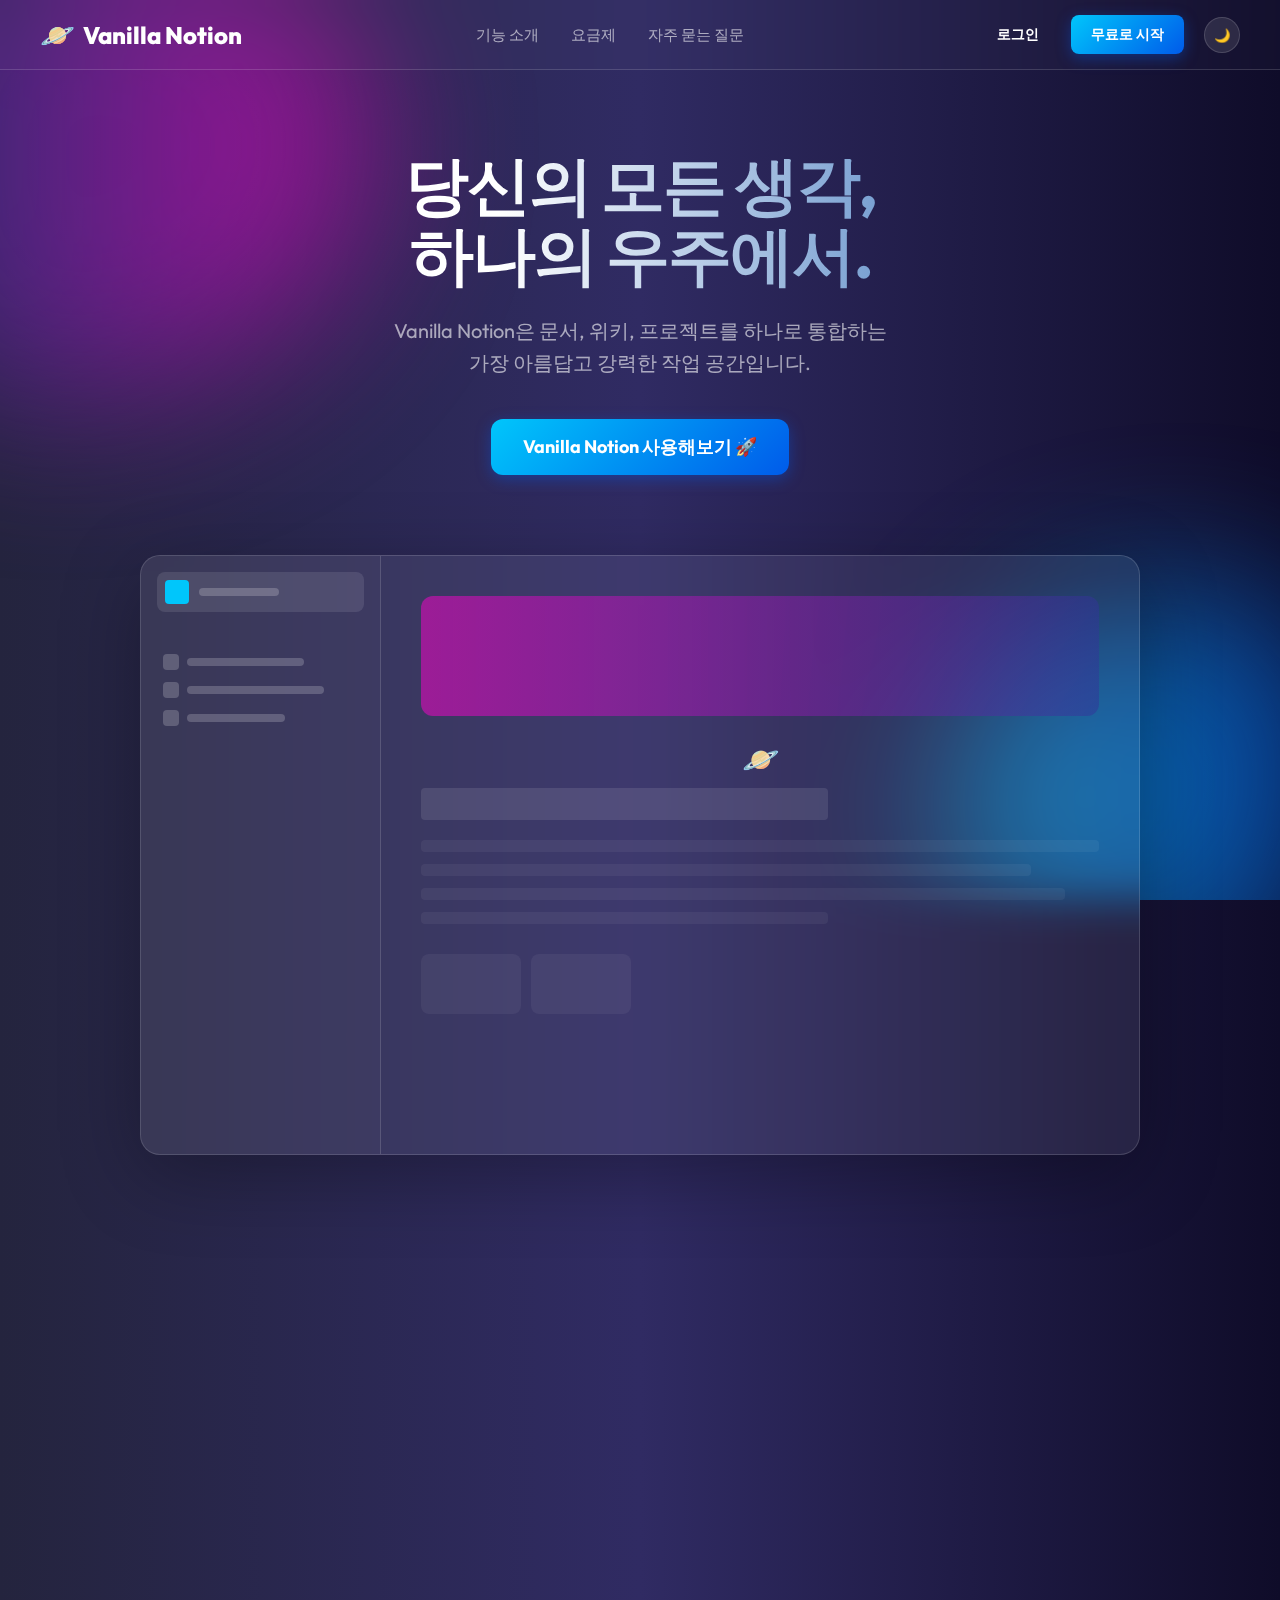
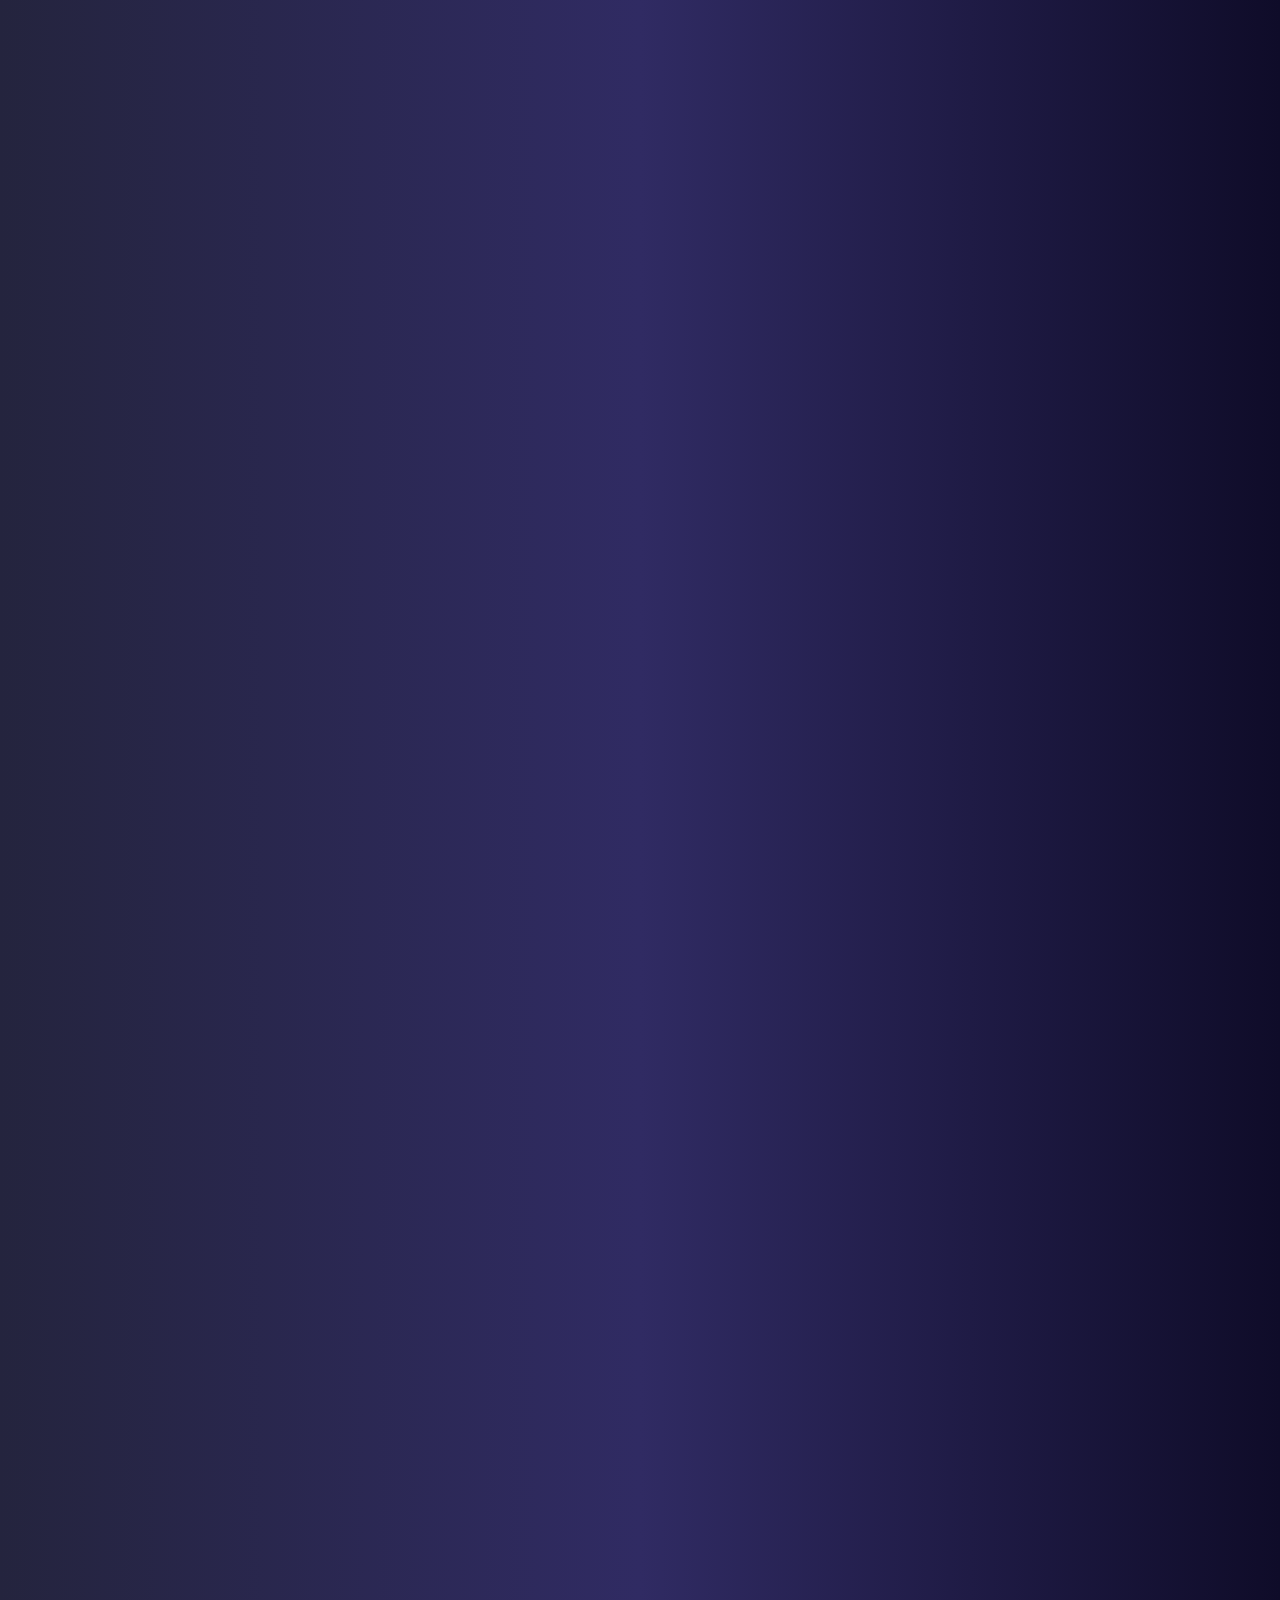
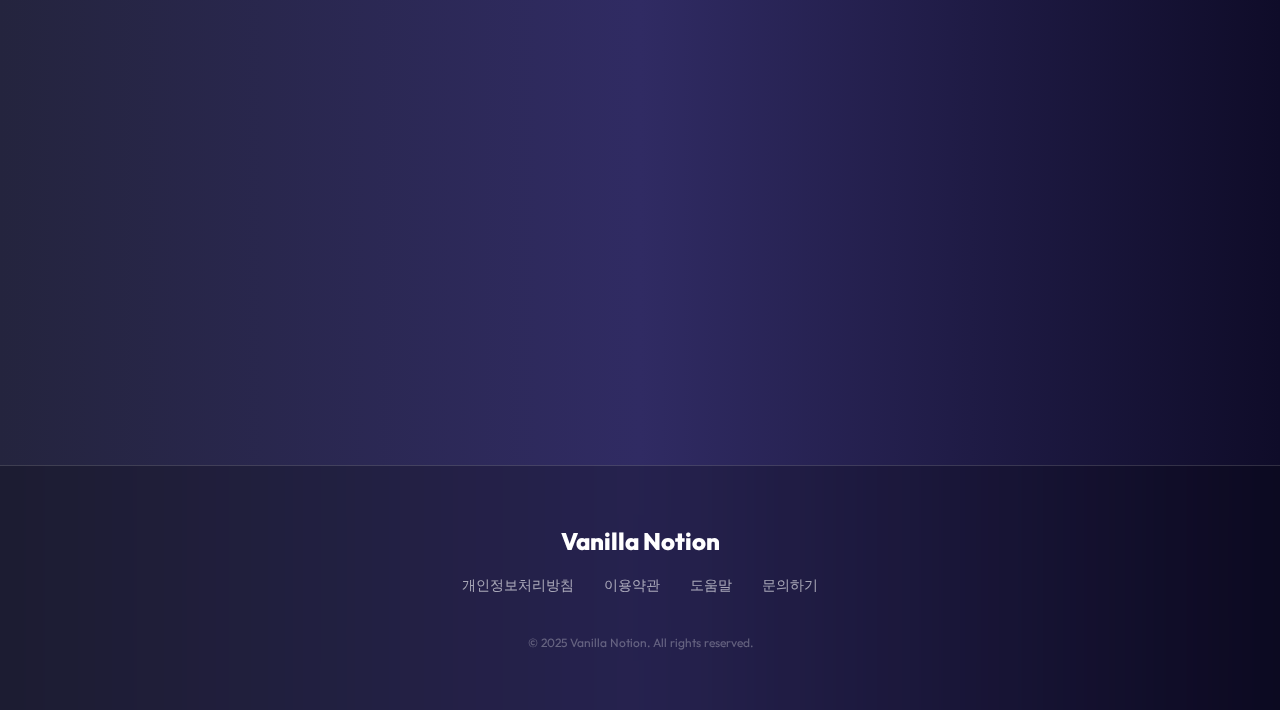
<file: index.html>
<!DOCTYPE html>
<html lang="ko">

<head>
    <meta charset="utf-8" />
    <meta name="viewport" content="width=device-width,initial-scale=1,viewport-fit=cover" />
    <title>Vanilla Notion - 당신의 우주를 기록하세요</title>

    <!-- Google Fonts -->
    <link rel="preconnect" href="https://fonts.googleapis.com" />
    <link rel="preconnect" href="https://fonts.gstatic.com" crossorigin />
    <link
        href="https://fonts.googleapis.com/css2?family=Outfit:wght@300;400;600;700;800&family=Inter:wght@400;500;600&display=swap"
        rel="stylesheet" />

    <link rel="stylesheet" href="./css/home.css">
</head>

<body>
    <!-- 배경 -->
    <div class="background-shapes">
        <div class="shape shape-1"></div>
        <div class="shape shape-2"></div>
    </div>

    <!-- 네비게이션 -->
    <nav class="nav-container" id="navbar">
        <a href="#" class="logo">
            <span>🪐</span> Vanilla Notion
        </a>

        <div class="nav-links">
            <a href="#features" class="nav-item">기능 소개</a>
            <!-- 변경됨: 다운로드/커뮤니티 -> 요금제/자주 묻는 질문 -->
            <a href="#pricing" class="nav-item">요금제</a>
            <a href="#faq" class="nav-item">자주 묻는 질문</a>
        </div>

        <div class="nav-actions">
            <a href="login.html" class="btn btn-text">로그인</a>
            <a href="signup.html" class="btn btn-primary">무료로 시작</a>
            <button id="themeBtn" class="theme-toggle">🌙</button>
        </div>
    </nav>

    <!-- 히어로 섹션 -->
    <header class="hero">
        <h1 class="hero-title fade-up">
            당신의 모든 생각,<br />하나의 우주에서.
        </h1>
        <p class="hero-desc fade-up" style="transition-delay: 0.1s;">
            Vanilla Notion은 문서, 위키, 프로젝트를 하나로 통합하는<br />
            가장 아름답고 강력한 작업 공간입니다.
        </p>

        <div class="cta-group fade-up" style="transition-delay: 0.2s;">
            <a href="signup.html" class="btn cta-btn btn-primary">
                Vanilla Notion 사용해보기 🚀
            </a>
        </div>

        <!-- 앱 목업 (인터페이스 미리보기) -->
        <div class="app-preview-container fade-up" style="transition-delay: 0.3s;">
            <div class="mock-sidebar">
                <div class="mock-user">
                    <div class="mock-avatar"></div>
                    <div class="mock-line" style="width: 80px;"></div>
                </div>
                <div style="margin-top: 20px;">
                    <div class="mock-nav-item">
                        <div class="mock-icon"></div>
                        <div class="mock-line" style="width: 60%;"></div>
                    </div>
                    <div class="mock-nav-item">
                        <div class="mock-icon"></div>
                        <div class="mock-line" style="width: 70%;"></div>
                    </div>
                    <div class="mock-nav-item">
                        <div class="mock-icon"></div>
                        <div class="mock-line" style="width: 50%;"></div>
                    </div>
                </div>
            </div>
            <div class="mock-editor">
                <div class="mock-cover"></div>
                <div style="font-size: 30px; margin-bottom: 10px;">🪐</div>
                <div class="mock-title"></div>
                <div class="mock-content-line" style="width: 100%;"></div>
                <div class="mock-content-line" style="width: 90%;"></div>
                <div class="mock-content-line" style="width: 95%;"></div>
                <div class="mock-content-line" style="width: 60%;"></div>
                <div style="margin-top: 30px; display: flex; gap: 10px;">
                    <div style="width: 100px; height: 60px; background: rgba(255,255,255,0.05); border-radius: 8px;">
                    </div>
                    <div style="width: 100px; height: 60px; background: rgba(255,255,255,0.05); border-radius: 8px;">
                    </div>
                </div>
            </div>
        </div>
    </header>

    <!-- 기능 섹션 -->
    <section id="features">
        <div class="section-header fade-up">
            <h2 class="section-title">무한한 가능성</h2>
            <p class="section-desc">단순한 메모장을 넘어선 강력한 도구들을 만나보세요.</p>
        </div>
        <div class="features-grid">
            <div class="feature-card fade-up">
                <div class="feature-icon">📂</div>
                <h3 class="feature-title">무한한 계층 구조</h3>
                <p class="feature-desc">
                    폴더 안에 폴더, 그 안에 또 다른 페이지.<br />
                    생각의 흐름대로 자유롭게 정보를 정리하세요.
                </p>
            </div>
            <div class="feature-card fade-up" style="transition-delay: 0.1s;">
                <div class="feature-icon">⚡</div>
                <h3 class="feature-title">강력한 편집기</h3>
                <p class="feature-desc">
                    드래그 앤 드롭, 마크다운 지원, 그리고<br />
                    풍부한 임베드 기능으로 문서를 작성하세요.
                </p>
            </div>
            <div class="feature-card fade-up" style="transition-delay: 0.2s;">
                <div class="feature-icon">🌌</div>
                <h3 class="feature-title">Cosmic 디자인</h3>
                <p class="feature-desc">
                    몰입감을 높여주는 아름다운 다크 모드와<br />
                    글래스모피즘 인터페이스를 경험하세요.
                </p>
            </div>
            <div class="feature-card fade-up" style="transition-delay: 0.3s;">
                <div class="feature-icon">🚀</div>
                <h3 class="feature-title">초고속 퍼포먼스</h3>
                <p class="feature-desc">
                    Vanilla JS로 제작되어 가볍고 빠릅니다.<br />
                    복잡한 로딩 없이 즉시 아이디어를 기록하세요.
                </p>
            </div>
            <div class="feature-card fade-up" style="transition-delay: 0.4s;">
                <div class="feature-icon">🔒</div>
                <h3 class="feature-title">로컬 데이터 저장</h3>
                <p class="feature-desc">
                    모든 데이터는 브라우저에 안전하게 저장됩니다.<br />
                    서버 전송 없이 나만의 공간을 가지세요.
                </p>
            </div>
            <div class="feature-card fade-up" style="transition-delay: 0.5s;">
                <div class="feature-icon">📱</div>
                <h3 class="feature-title">완벽한 반응형</h3>
                <p class="feature-desc">
                    데스크톱, 태블릿, 모바일 어디서든<br />
                    최적화된 환경에서 작업할 수 있습니다.
                </p>
            </div>
        </div>
    </section>

    <!-- 요금제 섹션 (새로 추가됨) -->
    <section id="pricing">
        <div class="section-header fade-up">
            <h2 class="section-title">심플한 요금제</h2>
            <p class="section-desc">복잡한 조건 없이, 당신에게 꼭 맞는 플랜을 선택하세요.</p>
        </div>
        <div class="pricing-grid">
            <div class="pricing-card fade-up">
                <div class="price-badge">Starter</div>
                <div class="price-amount">₩0</div>
                <div class="price-period">평생 무료</div>
                <ul class="price-features">
                    <li>무제한 개인 페이지 생성</li>
                    <li>모바일/데스크톱 동기화</li>
                    <li>기본 블록 사용 가능</li>
                    <li>5MB 파일 업로드 제한</li>
                </ul>
                <a href="signup.html" class="btn btn-text"
                    style="border: 1px solid var(--glass-border); width: 100%; display:block;">시작하기</a>
            </div>
            <div class="pricing-card highlight fade-up" style="transition-delay: 0.1s;">
                <div class="price-badge">Pro</div>
                <div class="price-amount">₩8,900</div>
                <div class="price-period">/월</div>
                <ul class="price-features">
                    <li>Starter의 모든 기능 포함</li>
                    <li>무제한 파일 업로드</li>
                    <li>버전 기록 (30일)</li>
                    <li>우선 고객 지원</li>
                </ul>
                <!-- 수정됨: 버튼 비활성화 및 텍스트 변경 -->
                <button class="btn btn-disabled" style="width: 100%; display:block;" disabled>준비 중 (추후 출시 예정)</button>
            </div>
        </div>
    </section>

    <!-- FAQ 섹션 (새로 추가됨) -->
    <section id="faq">
        <div class="section-header fade-up">
            <h2 class="section-title">자주 묻는 질문</h2>
        </div>
        <div class="faq-list">
            <div class="faq-item fade-up">
                <div class="faq-question">
                    Vanilla Notion은 정말 무료인가요?
                    <span class="faq-toggle">+</span>
                </div>
                <div class="faq-answer">
                    네, 개인 사용자를 위한 Starter 플랜은 평생 무료입니다. 페이지 생성 개수에 제한이 없으며, 기본적인 모든 기능을 자유롭게 이용하실 수 있습니다.
                </div>
            </div>
            <div class="faq-item fade-up">
                <div class="faq-question">
                    데이터는 어디에 저장되나요?
                    <span class="faq-toggle">+</span>
                </div>
                <div class="faq-answer">
                    Vanilla Notion은 프라이버시를 최우선으로 생각합니다. 모든 데이터는 사용자의 브라우저 로컬 스토리지(Local Storage)에 암호화되어 저장되며, 외부 서버로
                    전송되지 않습니다.
                </div>
            </div>
            <div class="faq-item fade-up">
                <div class="faq-question">
                    오프라인에서도 사용할 수 있나요?
                    <span class="faq-toggle">+</span>
                </div>
                <div class="faq-answer">
                    네! 인터넷 연결이 끊겨도 이전에 로드된 페이지는 계속해서 편집할 수 있으며, 연결이 복구되면 자동으로 변경사항이 동기화될 준비를 마칩니다 (현재 버전은 로컬 전용입니다).
                </div>
            </div>
        </div>
    </section>

    <!-- 푸터 -->
    <footer>
        <div class="footer-logo">Vanilla Notion</div>
        <div class="footer-links">
            <a href="#" class="footer-link">개인정보처리방침</a>
            <a href="#" class="footer-link">이용약관</a>
            <a href="#faq" class="footer-link">도움말</a>
            <a href="#" class="footer-link">문의하기</a>
        </div>
        <div class="copyright">© 2025 Vanilla Notion. All rights reserved.</div>
    </footer>

    <script src="./js/home.js"></script>
</body>

</html>
</file>
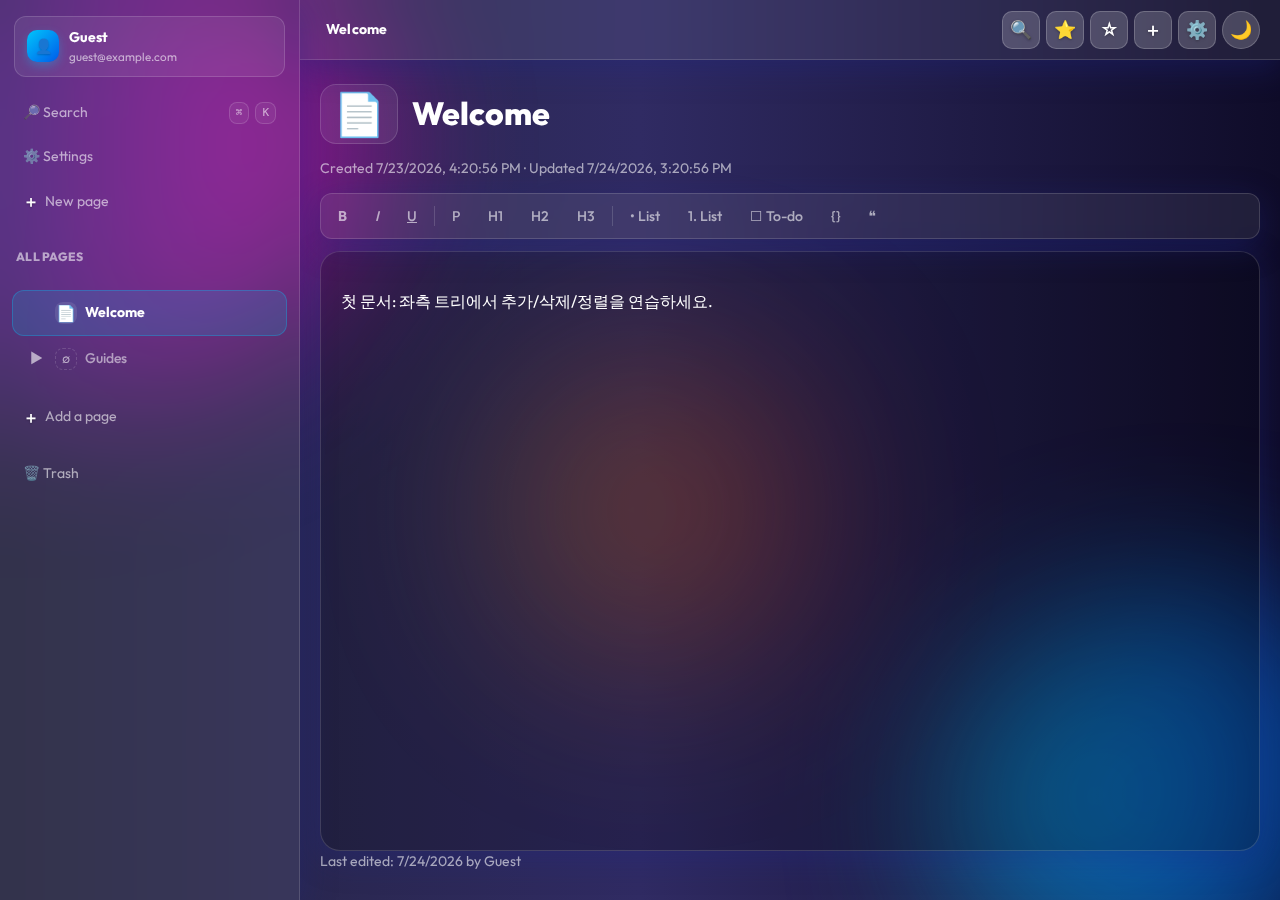
<file: app.html>
<!DOCTYPE html>
<html lang="ko">

<head>
  <meta charset="utf-8" />
  <meta name="viewport" content="width=device-width,initial-scale=1,viewport-fit=cover" />
  <title>Vanilla Notion</title>

  <!-- SEO Meta Tags -->
  <meta name="description" content="Vanilla Notion - 문서, 위키, 프로젝트를 하나로 통합하는 작업 공간" />
  <meta name="keywords" content="노션, 메모, 문서 관리, 프로젝트 관리, Notion" />
  <meta name="author" content="Vanilla Notion Team" />

  <!-- Open Graph -->
  <meta property="og:title" content="Vanilla Notion Pro" />
  <meta property="og:description" content="당신의 모든 생각, 하나의 우주에서" />
  <meta property="og:type" content="website" />

  <!-- Favicon -->
  <link rel="icon" type="image/svg+xml"
    href="data:image/svg+xml,<svg xmlns='http://www.w3.org/2000/svg' viewBox='0 0 100 100'><text y='.9em' font-size='90'>🪐</text></svg>" />

  <!-- Inter & Outfit fonts (optimized) -->
  <link rel="preconnect" href="https://fonts.googleapis.com" />
  <link rel="preconnect" href="https://fonts.gstatic.com" crossorigin />
  <link
    href="https://fonts.googleapis.com/css2?family=Outfit:wght@300;400;500;600;700;800&family=Inter:wght@400;500;600&display=swap"
    rel="stylesheet" />

  <link rel="stylesheet" href="./css/app.css" />
</head>

<body>
  <!-- Skip Link for Accessibility -->
  <a href="#editor" class="skip-link">본문으로 건너뛰기</a>

  <!-- Background Animation -->
  <div class="background-shapes" aria-hidden="true">
    <div class="shape shape-1"></div>
    <div class="shape shape-2"></div>
    <div class="shape shape-3"></div>
  </div>

  <div class="app">
    <!-- Sidebar -->
    <aside id="sidebar" class="sidebar" role="navigation" aria-label="사이드바 네비게이션">
      <div class="inner">
        <!-- User -->
        <div class="user-section">
          <div class="user-box" role="button" tabindex="0" aria-label="사용자 정보">
            <div class="avatar" aria-hidden="true">👤</div>
            <div class="user-meta">
              <strong id="userName">Guest</strong>
              <small id="userEmail">guest@example.com</small>
            </div>
          </div>
        </div>

        <!-- Actions -->
        <nav class="nav-items" aria-label="주요 기능">
          <div class="item" id="actionSearch" role="button" tabindex="0" aria-label="검색 (단축키: Ctrl+K)">
            <span>🔎 Search</span>
            <div class="right" aria-hidden="true">
              <span class="kbd">⌘</span><span class="kbd">K</span>
            </div>
          </div>
          <div class="item" id="actionSettings" role="button" tabindex="0" aria-label="설정">
            <span>⚙️ Settings</span>
          </div>
          <div class="item" id="actionCreateRoot" role="button" tabindex="0" aria-label="새 페이지 만들기">
            <span>New page</span>
          </div>
        </nav>

        <!-- Documents -->
        <h2 class="group-title" id="allPagesTitle">All pages</h2>
        <nav id="docListRoot" class="doc-list" role="tree" aria-labelledby="allPagesTitle"></nav>
        <div class="nav-items">
          <div class="item" id="actionAddPage" role="button" tabindex="0" aria-label="페이지 추가">
            <span>Add a page</span>
          </div>
        </div>

        <!-- Trash trigger -->
        <div class="nav-items">
          <div class="item" id="trashTrigger" role="button" tabindex="0" aria-label="휴지통 열기" aria-haspopup="true">
            <span>🗑️ Trash</span>
          </div>
        </div>

        <!-- Resize handle -->
        <div id="resizeHandle" class="resize-handle" role="separator" aria-orientation="vertical"
          aria-label="사이드바 크기 조절" title="드래그하여 크기 조절 / 더블클릭으로 초기화"></div>
      </div>
    </aside>

    <!-- Peek button when collapsed (mobile/compact) -->
    <button id="sidebarPeekBtn" class="peek-btn" title="사이드바 열기" aria-label="사이드바 열기" aria-expanded="false">
      ☰
    </button>

    <!-- Navbar -->
    <header class="navbar" role="banner">
      <div class="row">
        <button id="menuBtn" class="menu-btn" title="사이드바 열기" aria-label="사이드바 열기">
          ☰
        </button>
        <nav id="breadcrumbs" class="breadcrumbs" aria-label="현재 위치">Welcome</nav>
      </div>
      <div class="row-end">
        <button id="navbarSearch" class="btn small" title="검색" aria-label="검색">🔍</button>
        <button id="openFavoritesModal" class="btn small" title="즐겨찾기" aria-label="즐겨찾기 목록 열기">⭐</button>
        <button id="starBtn" class="btn small" title="즐겨찾기 추가/제거" aria-label="즐겨찾기 추가 또는 제거">☆</button>
        <button id="newChildBtn" class="btn small" title="하위 페이지 만들기" aria-label="하위 페이지 만들기">＋</button>
        <button id="navbarSettings" class="btn small" title="설정" aria-label="설정">⚙️</button>
        <button id="themeBtn" class="theme-toggle" title="테마 변경" aria-label="테마 변경">🌙</button>
      </div>
    </header>

    <!-- Main -->
    <main id="mainContent" role="main">
      <article class="doc-canvas">
        <div class="doc-header">
          <button id="iconBtn" class="doc-icon-big" title="아이콘 변경" aria-label="문서 아이콘 변경">📄</button>
          <label for="titleInput" class="visually-hidden">문서 제목</label>
          <input id="titleInput" class="title-input" type="text" placeholder="Untitled" aria-label="문서 제목" />
        </div>
        <p id="docMeta" class="doc-meta muted" aria-live="polite">—</p>

        <!-- Toolbar -->
        <div id="toolbar" class="toolbar" role="toolbar" aria-label="서식 도구모음">
          <button class="tbtn" data-cmd="bold" title="굵게 (Ctrl+B)" aria-label="굵게"><b>B</b></button>
          <button class="tbtn" data-cmd="italic" title="기울임 (Ctrl+I)" aria-label="기울임"><i>I</i></button>
          <button class="tbtn" data-cmd="underline" title="밑줄 (Ctrl+U)" aria-label="밑줄"><u>U</u></button>
          <span class="sep" aria-hidden="true"></span>
          <button class="tbtn" data-format="P" title="본문" aria-label="본문">P</button>
          <button class="tbtn" data-format="H1" title="제목 1" aria-label="제목 1">H1</button>
          <button class="tbtn" data-format="H2" title="제목 2" aria-label="제목 2">H2</button>
          <button class="tbtn" data-format="H3" title="제목 3" aria-label="제목 3">H3</button>
          <span class="sep" aria-hidden="true"></span>
          <button id="bulletsBtn" class="tbtn" title="글머리 기호" aria-label="글머리 기호 목록">• List</button>
          <button id="numbersBtn" class="tbtn" title="번호 목록" aria-label="번호 목록">1. List</button>
          <button id="todoBtn" class="tbtn" title="할 일" aria-label="할 일 체크박스">☐ To-do</button>
          <button id="codeBtn" class="tbtn" title="코드 블록" aria-label="코드 블록">{}</button>
          <button id="quoteBtn" class="tbtn" title="인용" aria-label="인용 블록">❝</button>
        </div>

        <!-- Editor -->
        <div id="editor" class="editor" contenteditable="true" role="textbox" aria-multiline="true" aria-label="문서 편집기"
          tabindex="0"></div>

        <footer class="doc-footer muted">
          <span>Last edited: <time id="lastEdited" datetime="">—</time></span>
        </footer>
      </article>
    </main>
  </div>

  <!-- Trash Popover -->
  <div id="trashPopover" class="popover" role="dialog" aria-label="휴지통" aria-modal="false">
    <div class="popover-head">
      <h3>🗑️ Trash</h3>
      <label for="trashSearch" class="visually-hidden">휴지통 검색</label>
      <input id="trashSearch" type="search" class="input" placeholder="Search in trash..." aria-label="휴지통에서 검색" />
    </div>
    <div id="trashList" class="popover-body" role="list" aria-label="삭제된 문서 목록"></div>
  </div>

  <!-- Emoji Picker -->
  <div id="emojiPicker" class="popover emoji-popover" role="dialog" aria-label="이모지 선택">
    <div id="emojiGrid" class="emoji-grid" role="listbox" aria-label="이모지 목록"></div>
  </div>

  <!-- Quick Search Modal -->
  <div id="searchOverlay" class="overlay" role="dialog" aria-modal="true" aria-labelledby="searchTitle"
    style="display:none">
    <div class="modal search-modal">
      <div class="search-modal-header">
        <span class="search-icon">🔍</span>
        <h3 id="searchTitle">빠른 검색</h3>
      </div>
      <div class="search-input-wrapper">
        <label for="searchInput" class="visually-hidden">검색어 입력</label>
        <input id="searchInput" class="search-input" type="search" placeholder="페이지 검색..." autocomplete="off"
          aria-label="페이지 검색" />
      </div>
      <div id="searchResults" class="search-results" role="listbox" aria-label="검색 결과"></div>
      <div class="search-footer">
        <span class="search-hint-text">키보드로 탐색</span>
        <div class="search-keys">
          <kbd>↑</kbd><kbd>↓</kbd>
          <span>이동</span>
          <kbd>↵</kbd>
          <span>선택</span>
          <kbd>ESC</kbd>
          <span>닫기</span>
        </div>
      </div>
    </div>
  </div>

  <!-- Favorites Modal -->
  <div id="favoritesOverlay" class="overlay" role="dialog" aria-modal="true" aria-labelledby="favoritesTitle"
    style="display:none">
    <div class="modal favorites-modal">
      <div class="favorites-modal-header">
        <span class="favorites-icon">⭐</span>
        <h3 id="favoritesTitle">즐겨찾기</h3>
        <button id="favoritesClose" class="favorites-close-btn" aria-label="닫기">&times;</button>
      </div>
      <div id="favoritesListModal" class="favorites-list" role="list" aria-label="즐겨찾기 목록"></div>
      <div class="favorites-footer">
        <span class="favorites-hint">★ 아이콘으로 즐겨찾기 해제</span>
      </div>
    </div>
  </div>

  <!-- Settings Modal -->
  <div id="settingsOverlay" class="overlay" role="dialog" aria-modal="true" aria-labelledby="settingsTitle"
    style="display:none">
    <div class="modal settings-modal">
      <header class="modal-header">
        <h2 id="settingsTitle">⚙️ Settings</h2>
        <button id="settingsClose" class="close-btn" aria-label="닫기">&times;</button>
      </header>

      <section class="settings-section" aria-labelledby="profileSectionTitle">
        <h3 id="profileSectionTitle">Profile</h3>

        <div class="settings-row">
          <div>
            <label for="settingsNameInput" class="label">Display Name</label>
            <p class="sublabel">How others see you.</p>
          </div>
          <div class="settings-row-right">
            <input id="settingsNameInput" type="text" class="settings-input" placeholder="Guest" aria-label="표시 이름" />
            <button id="settingsSaveNameBtn" class="btn small primary" aria-label="이름 저장">Save</button>
          </div>
        </div>

        <div class="settings-row">
          <div>
            <span class="label">Avatar</span>
            <p class="sublabel">Pick an emoji avatar</p>
          </div>
          <button id="settingsAvatarBtn" class="avatar-btn" aria-label="아바타 이모지 선택" aria-haspopup="true">😊</button>
        </div>
      </section>

      <section class="settings-section" aria-labelledby="themeSectionTitle">
        <h3 id="themeSectionTitle">화면 모드</h3>
        <div class="theme-cards" role="radiogroup" aria-labelledby="themeSectionTitle">
          <label class="theme-card">
            <input type="radio" name="themeMode" value="light" aria-label="라이트 모드" />
            <div class="theme-preview theme-preview-light" aria-hidden="true">
              <div class="preview-sidebar"></div>
              <div class="preview-content">
                <div class="preview-line"></div>
                <div class="preview-line short"></div>
              </div>
            </div>
            <span class="theme-label">라이트 모드</span>
          </label>
          <label class="theme-card">
            <input type="radio" name="themeMode" value="dark" aria-label="다크 모드" />
            <div class="theme-preview theme-preview-dark" aria-hidden="true">
              <div class="preview-sidebar"></div>
              <div class="preview-content">
                <div class="preview-line"></div>
                <div class="preview-line short"></div>
              </div>
            </div>
            <span class="theme-label">다크 모드</span>
          </label>
          <label class="theme-card">
            <input type="radio" name="themeMode" value="auto" aria-label="자동 (시스템 설정)" />
            <div class="theme-preview theme-preview-auto" aria-hidden="true">
              <div class="preview-sidebar"></div>
              <div class="preview-content">
                <div class="preview-line"></div>
                <div class="preview-line short"></div>
              </div>
            </div>
            <span class="theme-label">자동</span>
          </label>
        </div>
      </section>

      <section class="settings-section" aria-labelledby="dataSectionTitle">
        <h3 id="dataSectionTitle">Data</h3>
        <div class="settings-row">
          <div>
            <span class="label">Export all data</span>
            <p class="sublabel">Download as JSON</p>
          </div>
          <button id="exportBtn" class="btn small" aria-label="데이터 내보내기">Export</button>
        </div>
        <div class="settings-row">
          <div>
            <span class="label">Import data</span>
            <p class="sublabel">Restore from JSON</p>
          </div>
          <label class="btn small" tabindex="0" role="button" aria-label="데이터 가져오기">
            Import
            <input id="importFile" type="file" accept=".json" hidden aria-hidden="true" />
          </label>
        </div>
      </section>

      <section class="settings-section" aria-labelledby="accountSectionTitle">
        <h3 id="accountSectionTitle">Account</h3>
        <div class="settings-row">
          <div>
            <span class="label">로그아웃</span>
            <p class="sublabel">현재 계정에서 로그아웃합니다.</p>
          </div>
          <button id="settingsLogoutBtn" class="btn small danger" aria-label="로그아웃">Logout</button>
        </div>
      </section>
    </div>
  </div>

  <!-- Confirm Modal -->
  <div id="modalOverlay" class="overlay modal-overlay" role="alertdialog" aria-modal="true" aria-labelledby="modalTitle"
    aria-describedby="modalMessage" style="display:none">
    <div class="modal confirm-modal">
      <h2 id="modalTitle">Confirm</h2>
      <p id="modalMessage">Are you sure?</p>
      <div class="modal-actions">
        <button id="modalCancel" class="btn" aria-label="취소">Cancel</button>
        <button id="modalConfirm" class="btn danger" aria-label="확인">Confirm</button>
      </div>
    </div>
  </div>

  <!-- Toast Container -->
  <div id="toasts" class="toasts" role="status" aria-live="polite" aria-label="알림 메시지"></div>

  <script src="./js/seed-users.js"></script>
  <script src="./js/app.js"></script>
</body>

</html>
</file>
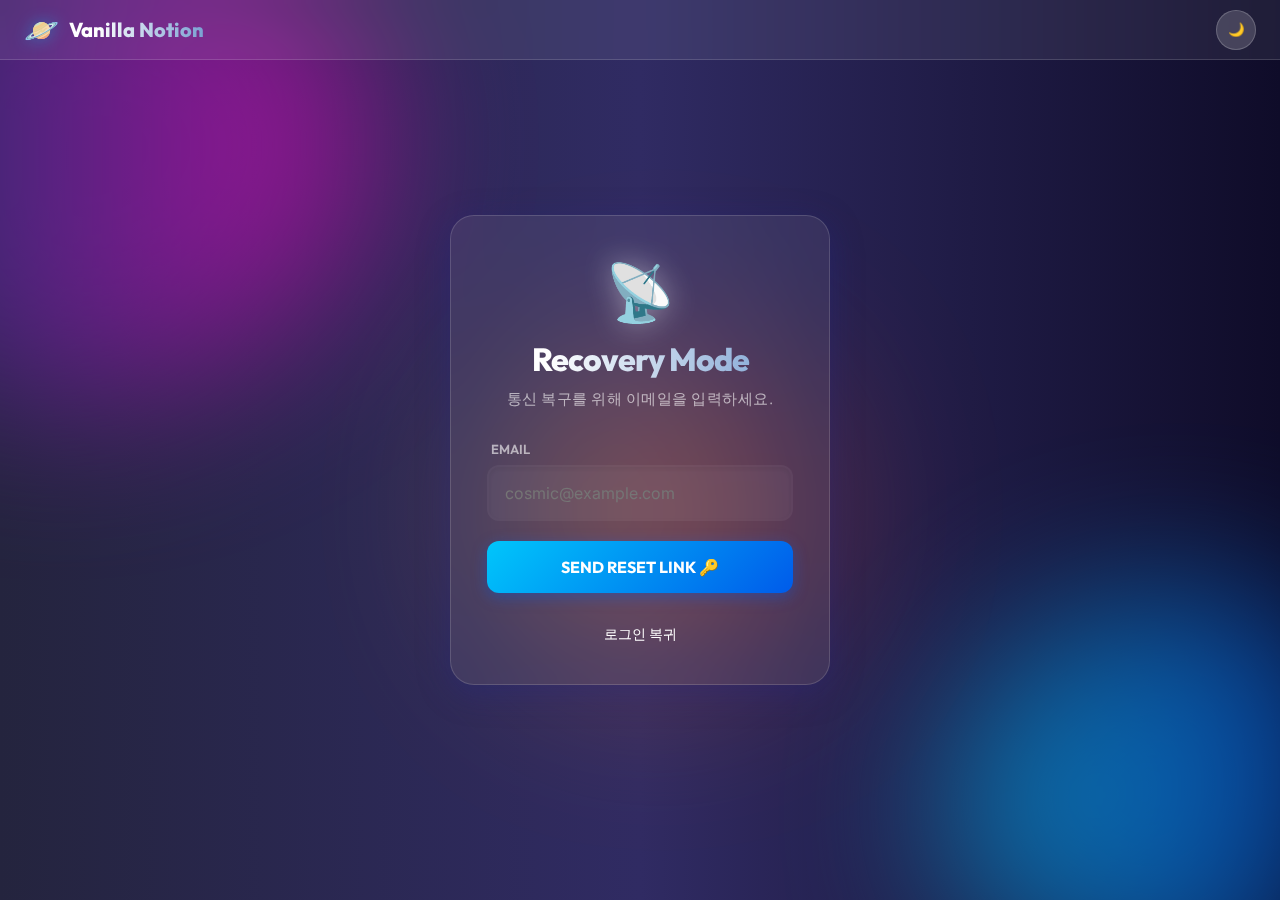
<file: forgot-password.html>
<!DOCTYPE html>
<html lang="ko">

<head>
    <meta charset="utf-8" />
    <meta name="viewport" content="width=device-width,initial-scale=1,viewport-fit=cover" />
    <title>Vanilla Notion - Forgot Password</title>
    <meta name="description" content="Vanilla Notion - 비밀번호 재설정" />
    <link rel="icon" type="image/svg+xml"
        href="data:image/svg+xml,<svg xmlns='http://www.w3.org/2000/svg' viewBox='0 0 100 100'><text y='.9em' font-size='90'>🪐</text></svg>" />

    <!-- Google Fonts: Inter & Outfit -->
    <link rel="preconnect" href="https://fonts.googleapis.com" />
    <link rel="preconnect" href="https://fonts.gstatic.com" crossorigin />
    <link
        href="https://fonts.googleapis.com/css2?family=Outfit:wght@300;400;600;700;800&family=Inter:wght@400;500;600&display=swap"
        rel="stylesheet" />

    <link rel="stylesheet" href="./css/forgot-password.css">
</head>

<body>

    <!-- 배경 애니메이션 요소 -->
    <div class="background-shapes">
        <div class="shape shape-1"></div>
        <div class="shape shape-2"></div>
        <div class="shape shape-3"></div>
    </div>

    <!-- Topbar -->
    <nav class="topbar">
        <a href="index.html" class="topbar-logo">
            <span class="topbar-logo-icon">🪐</span>
            <span class="topbar-logo-text">Vanilla Notion</span>
        </a>
        <button id="themeBtn" class="theme-toggle" title="Toggle Theme" aria-label="테마 변경">
            🌙
        </button>
    </nav>

    <main class="login-container" role="main">
        <div class="login-card">
            <div class="brand-icon">📡</div>
            <h1 class="brand-title">Recovery Mode</h1>
            <div class="brand-subtitle">통신 복구를 위해 이메일을 입력하세요.</div>

            <form id="resetForm" class="login-form" aria-label="비밀번호 재설정 폼">
                <div class="form-group">
                    <label for="inputEmail" class="form-label">EMAIL</label>
                    <input id="inputEmail" type="email" class="form-input" placeholder="cosmic@example.com"
                        autocomplete="email" aria-required="true" required />
                </div>

                <button type="submit" class="btn" id="submitBtn" aria-label="재설정 링크 전송">
                    <span class="text">SEND RESET LINK 🔑</span>
                    <span class="spinner" aria-hidden="true"></span>
                </button>
            </form>

            <div class="footer-links">
                <a href="login.html" class="link">로그인 복귀</a>
            </div>
        </div>
    </main>

    <script src="./js/seed-users.js"></script>
    <script src="./js/forgot-password.js"></script>
</body>

</html>
</file>
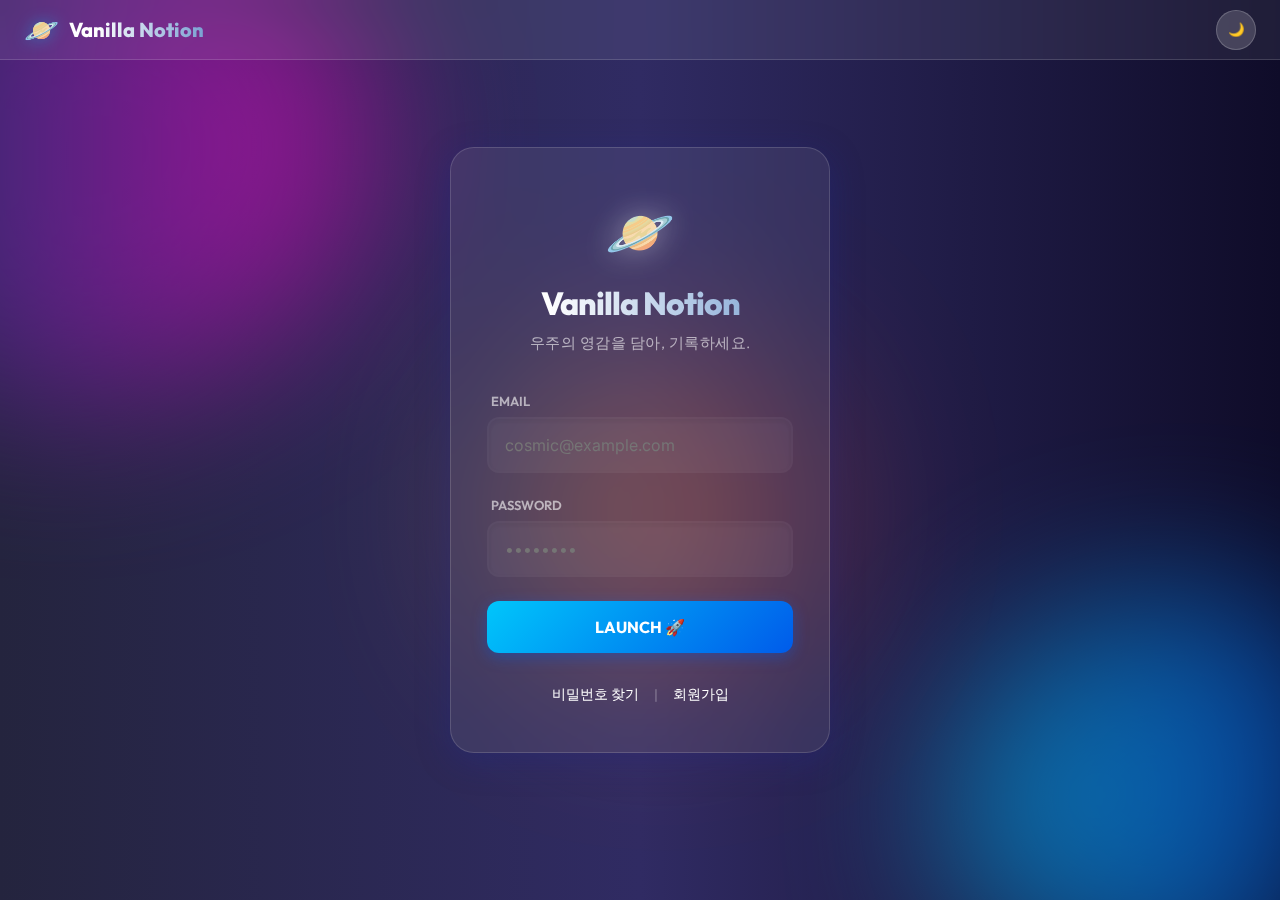
<file: login.html>
<!DOCTYPE html>
<html lang="ko">

<head>
    <meta charset="utf-8" />
    <meta name="viewport" content="width=device-width,initial-scale=1,viewport-fit=cover" />
    <title>Vanilla Notion - Login</title>

    <!-- Google Fonts: Inter & Outfit -->
    <link rel="preconnect" href="https://fonts.googleapis.com" />
    <link rel="preconnect" href="https://fonts.gstatic.com" crossorigin />
    <link
        href="https://fonts.googleapis.com/css2?family=Outfit:wght@300;400;600;700;800&family=Inter:wght@400;500;600&display=swap"
        rel="stylesheet" />

    <!-- SEO Meta Tags -->
    <meta name="description" content="Vanilla Notion - 로그인하여 당신의 우주를 기록하세요" />

    <!-- Favicon -->
    <link rel="icon" type="image/svg+xml"
        href="data:image/svg+xml,<svg xmlns='http://www.w3.org/2000/svg' viewBox='0 0 100 100'><text y='.9em' font-size='90'>🪐</text></svg>" />

    <link rel="stylesheet" href="./css/login.css">
</head>

<body>

    <!-- 배경 애니메이션 요소 -->
    <div class="background-shapes">
        <div class="shape shape-1"></div>
        <div class="shape shape-2"></div>
        <div class="shape shape-3"></div>
    </div>

    <!-- Topbar -->
    <nav class="topbar">
        <a href="index.html" class="topbar-logo">
            <span class="topbar-logo-icon">🪐</span>
            <span class="topbar-logo-text">Vanilla Notion</span>
        </a>
        <button id="themeBtn" class="theme-toggle" title="Toggle Theme">
            🌙
        </button>
    </nav>

    <main class="login-container" role="main">
        <div class="login-card">
            <div class="brand-icon">🪐</div>
            <h1 class="brand-title">Vanilla Notion</h1>
            <div class="brand-subtitle">우주의 영감을 담아, 기록하세요.</div>

            <form id="loginForm" class="login-form" aria-label="로그인 폼">
                <div class="form-group">
                    <label for="inputEmail" class="form-label">EMAIL</label>
                    <input id="inputEmail" type="email" class="form-input" placeholder="cosmic@example.com"
                        autocomplete="email" aria-describedby="emailHelp" required />
                    <span id="emailHelp" class="visually-hidden">이메일 주소를 입력하세요</span>
                </div>
                <div class="form-group">
                    <label for="inputPassword" class="form-label">PASSWORD</label>
                    <input id="inputPassword" type="password" class="form-input" placeholder="••••••••"
                        autocomplete="current-password" aria-describedby="passwordHelp" required />
                    <span id="passwordHelp" class="visually-hidden">비밀번호를 입력하세요</span>
                </div>

                <button type="submit" class="btn" id="submitBtn" aria-label="로그인">
                    <span class="text">LAUNCH 🚀</span>
                    <span class="spinner" aria-hidden="true"></span>
                </button>
            </form>

            <div class="footer-links">
                <div>
                    <a href="forgot-password.html" class="link">비밀번호 찾기</a>
                    <span style="opacity: 0.5">|</span>
                    <a href="signup.html" class="link">회원가입</a>
                </div>
            </div>
        </div>
    </main>

    <!-- 에러 메시지 영역 (스크린 리더용) -->
    <div id="formErrors" role="alert" aria-live="assertive" class="visually-hidden"></div>

    <script src="./js/seed-users.js"></script>
    <script src="./js/login.js"></script>
</body>

</html>
</file>
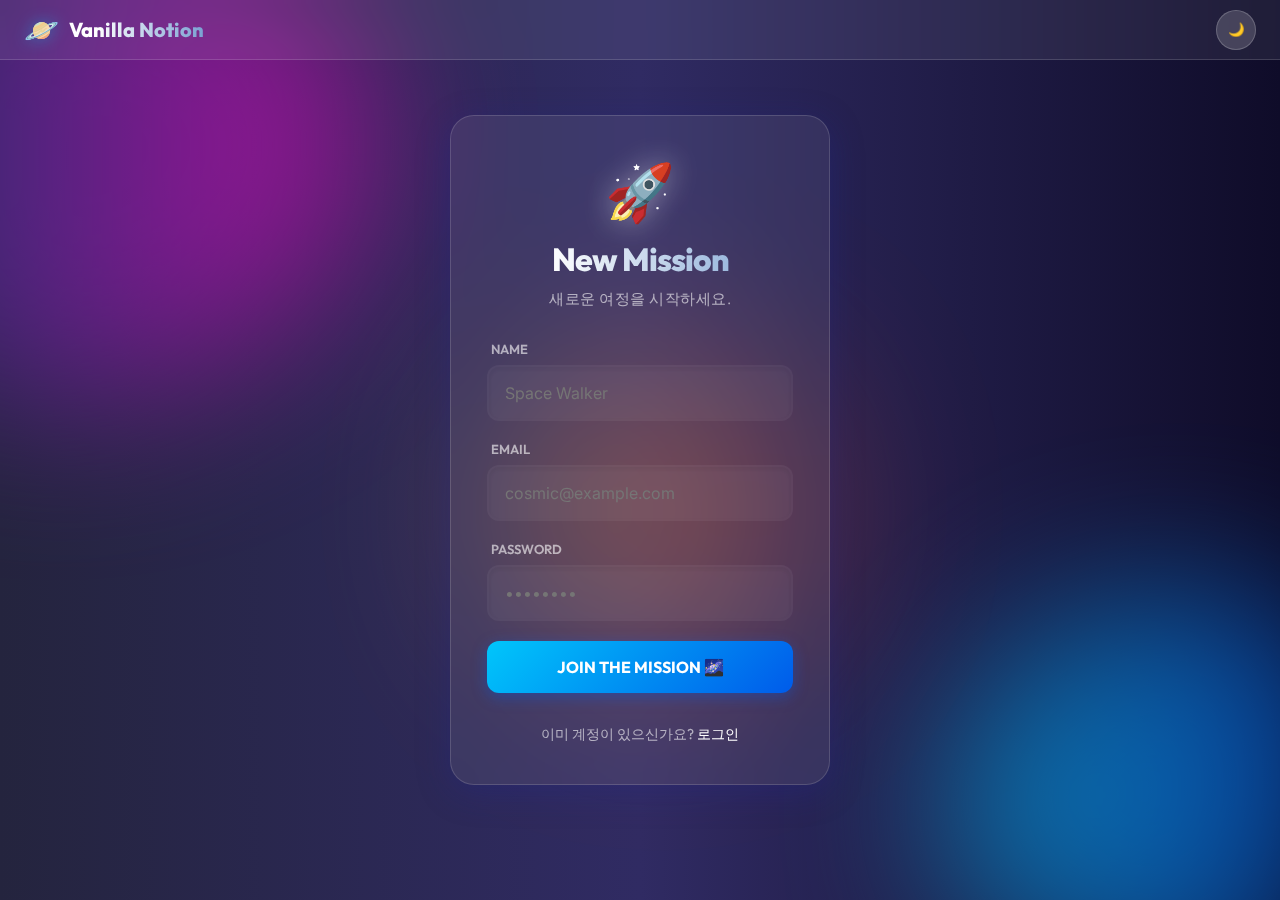
<file: signup.html>
<!DOCTYPE html>
<html lang="ko">

<head>
    <meta charset="utf-8" />
    <meta name="viewport" content="width=device-width,initial-scale=1,viewport-fit=cover" />
    <title>Vanilla Notion - Sign Up</title>
    <meta name="description" content="Vanilla Notion - 새로운 여정을 시작하세요" />

    <!-- Google Fonts: Inter & Outfit -->
    <link rel="preconnect" href="https://fonts.googleapis.com" />
    <link rel="preconnect" href="https://fonts.gstatic.com" crossorigin />
    <link
        href="https://fonts.googleapis.com/css2?family=Outfit:wght@300;400;600;700;800&family=Inter:wght@400;500;600&display=swap"
        rel="stylesheet" />

    <link rel="stylesheet" href="./css/signup.css">
    <link rel="icon" type="image/svg+xml"
        href="data:image/svg+xml,<svg xmlns='http://www.w3.org/2000/svg' viewBox='0 0 100 100'><text y='.9em' font-size='90'>🪐</text></svg>" />
</head>

<body>

    <!-- 배경 애니메이션 요소 -->
    <div class="background-shapes">
        <div class="shape shape-1"></div>
        <div class="shape shape-2"></div>
        <div class="shape shape-3"></div>
    </div>

    <!-- Topbar -->
    <nav class="topbar">
        <a href="index.html" class="topbar-logo">
            <span class="topbar-logo-icon">🪐</span>
            <span class="topbar-logo-text">Vanilla Notion</span>
        </a>
        <button id="themeBtn" class="theme-toggle" title="Toggle Theme">
            🌙
        </button>
    </nav>

    <main class="login-container" role="main">
        <div class="login-card">
            <div class="brand-icon">🚀</div>
            <h1 class="brand-title">New Mission</h1>
            <div class="brand-subtitle">새로운 여정을 시작하세요.</div>

            <form id="signupForm" class="login-form" aria-label="회원가입 폼">
                <div class="form-group">
                    <label for="inputName" class="form-label">NAME</label>
                    <input id="inputName" type="text" class="form-input" placeholder="Space Walker" autocomplete="name"
                        aria-required="true" required />
                </div>
                <div class="form-group">
                    <label for="inputEmail" class="form-label">EMAIL</label>
                    <input id="inputEmail" type="email" class="form-input" placeholder="cosmic@example.com"
                        autocomplete="email" aria-required="true" required />
                </div>
                <div class="form-group">
                    <label for="inputPassword" class="form-label">PASSWORD</label>
                    <input id="inputPassword" type="password" class="form-input" placeholder="••••••••"
                        autocomplete="new-password" aria-required="true" minlength="6" required />
                </div>

                <button type="submit" class="btn" id="submitBtn" aria-label="회원가입">
                    <span class="text">JOIN THE MISSION 🌌</span>
                    <span class="spinner" aria-hidden="true"></span>
                </button>
            </form>

            <div class="footer-links">
                <div>
                    이미 계정이 있으신가요? <a href="login.html" class="link">로그인</a>
                </div>
            </div>
        </div>
    </main>

    <script src="./js/seed-users.js"></script>
    <script src="./js/signup.js"></script>
</body>

</html>
</file>
<file: css/home.css>
:root {
    /* === 다크 모드 (기본) === */
    --primary-gradient: linear-gradient(135deg, #00C6FB 0%, #005BEA 100%);
    --body-bg: linear-gradient(to right, #24243e, #302b63, #0f0c29);

    --glass-bg: rgba(255, 255, 255, 0.07);
    --glass-border: rgba(255, 255, 255, 0.15);
    --glass-shadow: 0 8px 32px 0 rgba(31, 38, 135, 0.37);
    --glass-highlight: rgba(255, 255, 255, 0.1);

    --text-main: #ffffff;
    --text-muted: rgba(255, 255, 255, 0.6);
    --primary: #00C6FB;

    --nav-height: 70px;
}

/* === 라이트 모드 === */
:root[data-theme="light"] {
    --primary-gradient: linear-gradient(135deg, #4facfe 0%, #00f2fe 100%);
    --body-bg: linear-gradient(120deg, #a1c4fd 0%, #c2e9fb 100%);

    --glass-bg: rgba(255, 255, 255, 0.65);
    --glass-border: rgba(255, 255, 255, 0.8);
    --glass-shadow: 0 8px 32px 0 rgba(31, 38, 135, 0.15);
    --glass-highlight: rgba(255, 255, 255, 0.8);

    --text-main: #2d3436;
    --text-muted: #636e72;
    --primary: #0984e3;
}

* {
    box-sizing: border-box;
}

html {
    scroll-behavior: smooth;
}

body {
    margin: 0;
    font-family: 'Outfit', 'Inter', sans-serif;
    background: var(--body-bg);
    color: var(--text-main);
    overflow-x: hidden;
    transition: background 0.5s ease, color 0.3s ease;
}

a {
    text-decoration: none;
    color: inherit;
}

button {
    border: none;
    background: none;
    font-family: inherit;
    cursor: pointer;
}

/* === 배경 애니메이션 === */
.background-shapes {
    position: fixed;
    top: 0;
    left: 0;
    width: 100%;
    height: 100%;
    overflow: hidden;
    z-index: -1;
    pointer-events: none;
}

.shape {
    position: absolute;
    filter: blur(80px);
    opacity: 0.6;
    animation: float 10s infinite ease-in-out alternate;
}

.shape-1 {
    top: -10%;
    left: -10%;
    width: 500px;
    height: 500px;
    background: linear-gradient(to right, #333399, #ff00cc);
    border-radius: 40% 60% 70% 30% / 40% 50% 60% 50%;
    animation-duration: 12s;
}

.shape-2 {
    bottom: -10%;
    right: -5%;
    width: 400px;
    height: 400px;
    background: linear-gradient(to left, #005bea, #00c6fb);
    border-radius: 60% 40% 30% 70% / 60% 30% 70% 40%;
    animation-duration: 15s;
    animation-direction: alternate-reverse;
}

:root[data-theme="light"] .shape-1 {
    background: linear-gradient(to right, #ff9a9e, #fad0c4);
    opacity: 0.8;
}

:root[data-theme="light"] .shape-2 {
    background: linear-gradient(to left, #a18cd1, #fbc2eb);
    opacity: 0.7;
}

@keyframes float {
    0% {
        transform: translate(0, 0) rotate(0deg);
    }

    50% {
        transform: translate(30px, 40px) rotate(10deg);
    }

    100% {
        transform: translate(-20px, -30px) rotate(-5deg);
    }
}

/* === 네비게이션 === */
.nav-container {
    position: fixed;
    top: 0;
    left: 0;
    width: 100%;
    height: var(--nav-height);
    display: flex;
    align-items: center;
    justify-content: space-between;
    padding: 0 40px;
    z-index: 100;
    background: rgba(255, 255, 255, 0.02);
    backdrop-filter: blur(12px);
    border-bottom: 1px solid var(--glass-border);
    transition: all 0.3s ease;
}

.nav-container.scrolled {
    background: var(--glass-bg);
    box-shadow: var(--glass-shadow);
}

.logo {
    font-size: 24px;
    font-weight: 800;
    display: flex;
    align-items: center;
    gap: 8px;
    color: var(--text-main);
}

.logo span {
    font-size: 28px;
}

.nav-links {
    display: flex;
    gap: 32px;
    font-weight: 500;
    font-size: 15px;
}

.nav-item {
    color: var(--text-muted);
    transition: color 0.3s;
}

.nav-item:hover {
    color: var(--text-main);
}

.nav-actions {
    display: flex;
    gap: 12px;
    align-items: center;
}

.btn {
    padding: 10px 20px;
    border-radius: 8px;
    font-weight: 600;
    font-size: 14px;
    transition: all 0.3s ease;
}

.btn-text {
    color: var(--text-main);
}

.btn-text:hover {
    background: var(--glass-highlight);
}

.btn-primary {
    background: var(--primary-gradient);
    color: white;
    box-shadow: 0 4px 15px rgba(0, 91, 234, 0.4);
}

.btn-primary:hover {
    transform: translateY(-2px);
    box-shadow: 0 8px 25px rgba(0, 91, 234, 0.6);
}

/* Disabled Button Style */
.btn-disabled {
    background: rgba(255, 255, 255, 0.1);
    color: var(--text-muted);
    cursor: not-allowed;
    border: 1px solid var(--glass-border);
    box-shadow: none;
}

:root[data-theme="light"] .btn-disabled {
    background: rgba(0, 0, 0, 0.05);
    color: #999;
}

/* === 테마 토글 === */
.theme-toggle {
    width: 36px;
    height: 36px;
    border-radius: 50%;
    display: flex;
    align-items: center;
    justify-content: center;
    background: var(--glass-highlight);
    color: var(--text-main);
    border: 1px solid var(--glass-border);
    margin-left: 8px;
    transition: 0.3s;
}

.theme-toggle:hover {
    transform: rotate(15deg);
}

/* === 히어로 섹션 === */
.hero {
    padding-top: calc(var(--nav-height) + 80px);
    padding-bottom: 80px;
    text-align: center;
    display: flex;
    flex-direction: column;
    align-items: center;
    position: relative;
}

.hero-title {
    font-size: 64px;
    font-weight: 800;
    margin: 0;
    line-height: 1.1;
    background: linear-gradient(to right, #fff 20%, #7aa1d2 100%);
    -webkit-background-clip: text;
    -webkit-text-fill-color: transparent;
    margin-bottom: 24px;
    letter-spacing: -2px;
}

:root[data-theme="light"] .hero-title {
    background: linear-gradient(to right, #2d3436 20%, #0984e3 100%);
    -webkit-background-clip: text;
    -webkit-text-fill-color: transparent;
}

.hero-desc {
    font-size: 20px;
    color: var(--text-muted);
    max-width: 600px;
    margin: 0 auto 40px;
    line-height: 1.6;
}

.cta-group {
    display: flex;
    gap: 16px;
    justify-content: center;
    margin-bottom: 80px;
}

.cta-btn {
    padding: 16px 32px;
    border-radius: 12px;
    font-size: 18px;
    font-weight: 700;
}

/* === 앱 미리보기 (Mockup) === */
.app-preview-container {
    width: 90%;
    max-width: 1000px;
    height: 600px;
    background: var(--glass-bg);
    backdrop-filter: blur(20px);
    border: 1px solid var(--glass-border);
    border-radius: 20px;
    box-shadow: 0 20px 80px rgba(0, 0, 0, 0.3);
    display: flex;
    overflow: hidden;
    position: relative;
    transform: perspective(1000px) rotateX(2deg);
    transition: transform 0.5s ease;
}

.app-preview-container:hover {
    transform: perspective(1000px) rotateX(0deg);
}

/* Mockup Sidebar */
.mock-sidebar {
    width: 240px;
    border-right: 1px solid var(--glass-border);
    padding: 16px;
    display: flex;
    flex-direction: column;
    gap: 16px;
    background: rgba(255, 255, 255, 0.02);
}

.mock-user {
    display: flex;
    gap: 10px;
    align-items: center;
    padding: 8px;
    border-radius: 8px;
    background: var(--glass-highlight);
}

.mock-avatar {
    width: 24px;
    height: 24px;
    border-radius: 4px;
    background: #00C6FB;
}

.mock-line {
    height: 8px;
    background: rgba(255, 255, 255, 0.2);
    border-radius: 4px;
}

:root[data-theme="light"] .mock-line {
    background: rgba(0, 0, 0, 0.1);
}

.mock-nav-item {
    display: flex;
    gap: 8px;
    align-items: center;
    padding: 6px;
}

.mock-icon {
    width: 16px;
    height: 16px;
    background: rgba(255, 255, 255, 0.2);
    border-radius: 4px;
}

:root[data-theme="light"] .mock-icon {
    background: rgba(0, 0, 0, 0.1);
}

/* Mockup Editor */
.mock-editor {
    flex: 1;
    padding: 40px;
}

.mock-cover {
    height: 120px;
    background: linear-gradient(to right, #ff00cc, #333399);
    border-radius: 12px;
    margin-bottom: 24px;
    opacity: 0.5;
}

.mock-title {
    height: 32px;
    width: 60%;
    background: rgba(255, 255, 255, 0.1);
    border-radius: 4px;
    margin-bottom: 20px;
}

:root[data-theme="light"] .mock-title {
    background: rgba(0, 0, 0, 0.05);
}

.mock-content-line {
    height: 12px;
    background: rgba(255, 255, 255, 0.05);
    border-radius: 4px;
    margin-bottom: 12px;
}

:root[data-theme="light"] .mock-content-line {
    background: rgba(0, 0, 0, 0.03);
}

/* === 섹션 공통 === */
section {
    padding: 100px 20px;
    max-width: 1200px;
    margin: 0 auto;
}

.section-header {
    text-align: center;
    margin-bottom: 60px;
}

.section-title {
    font-size: 36px;
    font-weight: 800;
    margin-bottom: 16px;
}

.section-desc {
    color: var(--text-muted);
    font-size: 18px;
}

/* === 기능 섹션 === */
.features-grid {
    display: grid;
    grid-template-columns: repeat(auto-fit, minmax(300px, 1fr));
    gap: 24px;
}

.feature-card {
    background: var(--glass-bg);
    border: 1px solid var(--glass-border);
    padding: 32px;
    border-radius: 20px;
    transition: 0.3s;
    backdrop-filter: blur(10px);
}

.feature-card:hover {
    transform: translateY(-5px);
    background: var(--glass-highlight);
    box-shadow: 0 10px 40px rgba(0, 0, 0, 0.1);
}

.feature-icon {
    font-size: 40px;
    margin-bottom: 20px;
}

.feature-title {
    font-size: 20px;
    font-weight: 700;
    margin-bottom: 12px;
}

.feature-desc {
    font-size: 15px;
    color: var(--text-muted);
    line-height: 1.6;
}

/* === 요금제 섹션 (New) === */
.pricing-grid {
    display: grid;
    grid-template-columns: repeat(auto-fit, minmax(300px, 1fr));
    gap: 30px;
    max-width: 900px;
    margin: 0 auto;
}

.pricing-card {
    background: var(--glass-bg);
    border: 1px solid var(--glass-border);
    padding: 40px;
    border-radius: 24px;
    text-align: center;
    transition: 0.3s;
    position: relative;
    overflow: hidden;
}

.pricing-card.highlight {
    border-color: var(--primary);
    background: rgba(0, 198, 251, 0.05);
}

:root[data-theme="light"] .pricing-card.highlight {
    background: rgba(9, 132, 227, 0.05);
}

.pricing-card:hover {
    transform: translateY(-10px);
    box-shadow: 0 15px 50px rgba(0, 0, 0, 0.2);
}

.price-badge {
    background: var(--glass-highlight);
    color: var(--primary);
    padding: 6px 12px;
    border-radius: 20px;
    font-size: 12px;
    font-weight: 700;
    text-transform: uppercase;
    display: inline-block;
    margin-bottom: 16px;
}

.price-amount {
    font-size: 48px;
    font-weight: 800;
    margin-bottom: 8px;
}

.price-period {
    color: var(--text-muted);
    font-size: 16px;
}

.price-features {
    list-style: none;
    padding: 0;
    margin: 30px 0;
    text-align: left;
}

.price-features li {
    padding: 8px 0;
    color: var(--text-muted);
    display: flex;
    align-items: center;
    gap: 10px;
}

.price-features li::before {
    content: '✓';
    color: var(--primary);
    font-weight: bold;
}

/* === FAQ 섹션 (New) === */
.faq-list {
    max-width: 800px;
    margin: 0 auto;
    display: flex;
    flex-direction: column;
    gap: 16px;
}

.faq-item {
    background: var(--glass-bg);
    border: 1px solid var(--glass-border);
    border-radius: 16px;
    overflow: hidden;
    transition: 0.3s;
}

.faq-question {
    padding: 24px;
    font-weight: 700;
    font-size: 18px;
    cursor: pointer;
    display: flex;
    justify-content: space-between;
    align-items: center;
}

.faq-question:hover {
    background: var(--glass-highlight);
}

.faq-answer {
    padding: 0 24px;
    max-height: 0;
    overflow: hidden;
    color: var(--text-muted);
    line-height: 1.6;
    transition: all 0.3s cubic-bezier(0, 1, 0, 1);
}

.faq-item.active .faq-answer {
    padding-bottom: 24px;
    max-height: 200px;
    /* 대략적인 높이 */
    transition: all 0.3s cubic-bezier(1, 0, 1, 0);
}

.faq-toggle {
    font-size: 24px;
    transition: transform 0.3s;
}

.faq-item.active .faq-toggle {
    transform: rotate(45deg);
}


/* === 푸터 === */
footer {
    border-top: 1px solid var(--glass-border);
    padding: 60px 20px;
    text-align: center;
    background: rgba(0, 0, 0, 0.2);
    backdrop-filter: blur(20px);
    margin-top: 60px;
}

.footer-logo {
    font-size: 24px;
    font-weight: 800;
    margin-bottom: 20px;
    display: inline-block;
}

.footer-links {
    display: flex;
    justify-content: center;
    gap: 30px;
    margin-bottom: 40px;
}

.footer-link {
    color: var(--text-muted);
    font-size: 14px;
}

.footer-link:hover {
    color: var(--text-main);
}

.copyright {
    color: var(--text-muted);
    font-size: 12px;
    opacity: 0.5;
}

/* === 모바일 대응 === */
@media (max-width: 768px) {
    .nav-links {
        display: none;
    }

    .hero-title {
        font-size: 42px;
    }

    .app-preview-container {
        height: 400px;
    }

    .mock-sidebar {
        display: none;
    }

    .nav-container {
        padding: 0 20px;
    }

    .hero-desc {
        padding: 0 20px;
    }
}

/* 스크롤 애니메이션 유틸리티 */
.fade-up {
    opacity: 0;
    transform: translateY(30px);
    transition: opacity 0.8s ease, transform 0.8s ease;
}

.fade-up.visible {
    opacity: 1;
    transform: translateY(0);
}
</file>
<file: css/app.css>
:root {
  /* ===== Cosmic Dark Theme (Default) ===== */
  --primary-gradient: linear-gradient(135deg, #00C6FB 0%, #005BEA 100%);
  --body-bg: linear-gradient(to right, #24243e, #302b63, #0f0c29);

  /* Glass Panels */
  --glass-bg: rgba(255, 255, 255, 0.07);
  --glass-border: rgba(255, 255, 255, 0.15);
  --glass-shadow: 0 8px 32px 0 rgba(31, 38, 135, 0.37);
  --glass-highlight: rgba(255, 255, 255, 0.1);

  /* Legacy compatibility */
  --bg: transparent;
  --panel: var(--glass-bg);
  --panel-2: rgba(255, 255, 255, 0.05);
  --panel-3: var(--glass-highlight);
  --text: #ffffff;
  --muted: rgba(255, 255, 255, 0.6);
  --primary: #00C6FB;
  --accent: #5eead4;
  --border: var(--glass-border);
  --danger: #ff6b6b;
  --success: #7ad69f;
  --shadow: var(--glass-shadow);
  --radius: 16px;
  --sidebar-w: 260px;
  --navbar-h: 60px;

  /* Input styles */
  --input-bg: rgba(255, 255, 255, 0.05);
  --input-border: transparent;
  --input-text: #ffffff;

  /* Links */
  --link-color: #ffffff;
  --link-hover: #00c6fb;

  /* Editor borders */
  --md-border: rgba(255, 255, 255, 0.1);
  --md-border-focus: rgba(0, 198, 251, 0.5);
  --md-shadow-focus: 0 0 0 3px rgba(0, 198, 251, 0.15);

  /* Z-indexes */
  --z-bg: -1;
  --z-sidebar: 1000;
  --z-dropdown: 10150;
  --z-overlay: 10170;
  --z-modal: 10180;
  --z-popover: 10200;
  --z-toast: 10210;
  --z-peek: 10220;
}

/* ===== Cosmic Light Theme ===== */
:root[data-theme="light"] {
  --primary-gradient: linear-gradient(135deg, #4facfe 0%, #00f2fe 100%);
  --body-bg: linear-gradient(120deg, #a1c4fd 0%, #c2e9fb 100%);

  /* Glass Panels */
  --glass-bg: rgba(255, 255, 255, 0.45);
  --glass-border: rgba(255, 255, 255, 0.8);
  --glass-shadow: 0 8px 32px 0 rgba(31, 38, 135, 0.15);
  --glass-highlight: rgba(255, 255, 255, 0.6);

  /* Legacy compatibility */
  --bg: transparent;
  --panel: var(--glass-bg);
  --panel-2: rgba(255, 255, 255, 0.3);
  --panel-3: var(--glass-highlight);
  --text: #2d3436;
  --muted: #636e72;
  --primary: #0984e3;
  --accent: #00b894;
  --border: var(--glass-border);

  /* Input styles */
  --input-bg: rgba(255, 255, 255, 0.6);
  --input-border: rgba(255, 255, 255, 0.5);
  --input-text: #2d3436;

  /* Links */
  --link-color: #2d3436;
  --link-hover: #0984e3;

  --md-border: rgba(0, 0, 0, 0.08);
  --md-border-focus: rgba(9, 132, 227, 0.4);
  --md-shadow-focus: 0 0 0 3px rgba(9, 132, 227, 0.15);
}

/* ===== Theme Toggle Button ===== */
.theme-toggle {
  background: rgba(255, 255, 255, 0.1);
  border: 1px solid rgba(255, 255, 255, 0.2);
  color: var(--text);
  width: 36px;
  height: 36px;
  border-radius: 50%;
  cursor: pointer;
  display: flex;
  align-items: center;
  justify-content: center;
  transition: all 0.3s;
  backdrop-filter: blur(5px);
  -webkit-backdrop-filter: blur(5px);
  font-size: 16px;
}

:root[data-theme="light"] .theme-toggle {
  background: rgba(255, 255, 255, 0.5);
  border-color: rgba(0, 0, 0, 0.1);
  box-shadow: 0 2px 5px rgba(0, 0, 0, 0.05);
}

.theme-toggle:hover {
  background: rgba(255, 255, 255, 0.3);
  transform: rotate(15deg);
}

* {
  box-sizing: border-box;
}

html,
body {
  height: 100%;
}

body {
  margin: 0;
  height: 100vh;
  overflow: hidden;
  background: var(--body-bg);
  color: var(--text);
  font-family: 'Outfit', 'Inter', system-ui, -apple-system, Segoe UI, Roboto, Ubuntu,
    Cantarell, Noto Sans, sans-serif;
  font-size: 14px;
  line-height: 1.5;
  -webkit-font-smoothing: antialiased;
  -moz-osx-font-smoothing: grayscale;
  text-rendering: optimizeLegibility;
  transition: background 0.5s ease, color 0.3s ease;
}

button {
  border: none;
  background: none;
  color: inherit;
  font-family: inherit;
}

/* ===== Background Animation (Cosmic Vibe) ===== */
.background-shapes {
  position: fixed;
  top: 0;
  left: 0;
  width: 100%;
  height: 100%;
  overflow: hidden;
  z-index: var(--z-bg);
  pointer-events: none;
}

.shape {
  position: absolute;
  filter: blur(80px);
  z-index: -1;
  animation: float 10s infinite ease-in-out alternate;
  opacity: 0.6;
}

.shape-1 {
  top: -10%;
  left: -10%;
  width: 500px;
  height: 500px;
  background: #ff00cc;
  background: linear-gradient(to right, #333399, #ff00cc);
  border-radius: 40% 60% 70% 30% / 40% 50% 60% 50%;
  animation-duration: 12s;
}

:root[data-theme="light"] .shape-1 {
  background: linear-gradient(to right, #ff9a9e, #fad0c4);
  opacity: 0.8;
}

.shape-2 {
  bottom: -10%;
  right: -5%;
  width: 400px;
  height: 400px;
  background: #00c6fb;
  background: linear-gradient(to left, #005bea, #00c6fb);
  border-radius: 60% 40% 30% 70% / 60% 30% 70% 40%;
  animation-duration: 15s;
  animation-direction: alternate-reverse;
}

:root[data-theme="light"] .shape-2 {
  background: linear-gradient(to left, #a18cd1, #fbc2eb);
  opacity: 0.7;
}

.shape-3 {
  top: 40%;
  left: 40%;
  width: 300px;
  height: 300px;
  background: #f12711;
  background: linear-gradient(to right, #f5af19, #f12711);
  border-radius: 50%;
  filter: blur(100px);
  opacity: 0.4;
  animation-duration: 20s;
}

:root[data-theme="light"] .shape-3 {
  background: linear-gradient(to right, #ffecd2, #fcb69f);
  opacity: 0.8;
}

@keyframes float {
  0% {
    transform: translate(0, 0) rotate(0deg);
  }

  50% {
    transform: translate(30px, 40px) rotate(10deg);
  }

  100% {
    transform: translate(-20px, -30px) rotate(-5deg);
  }
}

/* ===== App Grid Layout ===== */
.app {
  display: grid;
  grid-template-columns: var(--sidebar-w) 1fr;
  grid-template-rows: var(--navbar-h) 1fr;
  height: 100dvh;
  width: 100vw;
  overflow: hidden;
  position: relative;
  z-index: 1;
  transition: grid-template-columns 0.4s ease;
}

/* 사이드바가 접혔을 때 그리드 컬럼 조정 */
.app:has(.sidebar.is-collapsed) {
  grid-template-columns: 0 1fr;
}

/* ===== Sidebar ===== */
.sidebar {
  grid-column: 1;
  grid-row: 1 / span 2;
  position: relative;
  width: var(--sidebar-w);
  min-width: var(--sidebar-w);
  max-width: var(--sidebar-w);
  background: var(--glass-bg);
  backdrop-filter: blur(16px);
  -webkit-backdrop-filter: blur(16px);
  border-right: 1px solid var(--glass-border);
  box-shadow: var(--glass-shadow);
  overflow: hidden;
  z-index: var(--z-sidebar);
  transition: transform 0.4s ease, margin-left 0.4s ease;
}

/* 사이드바 고정 크기 - 리사이즈 관련 클래스 제거됨 */

.sidebar.is-collapsed {
  transform: translateX(-100%);
  margin-left: calc(var(--sidebar-w) * -1);
}

.sidebar .inner {
  position: relative;
  padding: 8px 6px 16px 6px;
  height: 100%;
  overflow: auto;
}

/* User section with collapse button */
.user-section {
  display: flex;
  align-items: center;
  gap: 8px;
  padding: 8px;
}

.user-section .user-box {
  flex: 1;
  min-width: 0;
  margin: 0;
}

.collapse-btn {
  width: 32px;
  height: 32px;
  flex-shrink: 0;
  display: grid;
  place-items: center;
  border-radius: 10px;
  color: var(--muted);
  cursor: pointer;
  background: var(--glass-bg);
  border: 1px solid var(--glass-border);
  backdrop-filter: blur(4px);
  transition: all 0.3s ease;
}

.collapse-btn:hover {
  background: var(--glass-highlight);
  color: var(--text);
  transform: translateX(-2px);
}

.resize-handle {
  display: none;
  /* 사이드바 크기 고정 */
}

/* Floating peek button (below navbar) */
.peek-btn {
  position: fixed;
  left: 16px;
  top: calc(var(--navbar-h) + 16px);
  width: 40px;
  height: 40px;
  display: none;
  place-items: center;
  border-radius: 50%;
  border: none;
  background: var(--primary-gradient);
  color: white;
  box-shadow: 0 4px 15px rgba(0, 0, 0, 0.3);
  z-index: var(--z-peek);
  cursor: pointer;
  transition: all 0.3s ease;
}

.peek-btn:hover {
  transform: translateY(-2px);
  box-shadow: 0 6px 20px rgba(0, 0, 0, 0.4);
}

.sidebar.is-collapsed~.peek-btn {
  display: grid;
}

/* ===== Navbar (contrast improved) ===== */
.navbar {
  grid-column: 2;
  grid-row: 1;
  position: sticky;
  top: 0;
  height: var(--navbar-h);
  display: flex;
  align-items: center;
  justify-content: space-between;
  padding: 10px 20px;
  background: var(--glass-bg);
  backdrop-filter: blur(16px);
  -webkit-backdrop-filter: blur(16px);
  border-bottom: 1px solid var(--glass-border);
  box-shadow: var(--glass-shadow);
  color: var(--text);
}

.breadcrumbs {
  color: var(--text);
  font-weight: 700;
  letter-spacing: 0.2px;
  padding-left: 6px;
}

.menu-btn {
  width: 34px;
  height: 34px;
  display: grid;
  place-items: center;
  border-radius: 8px;
  color: var(--muted);
  cursor: pointer;
  transition: all 0.3s ease;
}

.menu-btn:hover {
  background: var(--glass-highlight);
  color: var(--text);
}

/* ===== Main content ===== */
main {
  grid-column: 2;
  grid-row: 2;
  overflow: auto;
}

.doc-canvas {
  max-width: 940px;
  margin: 0 auto 120px;
  padding: 18px 20px 80px;
}

/* ===== Utilities ===== */
.muted {
  color: var(--muted);
}

.row {
  display: flex;
  align-items: center;
  gap: 8px;
}

.row-end {
  display: flex;
  align-items: center;
  gap: 6px;
  justify-content: flex-end;
}

/* ===== Navbar Action Buttons ===== */
.navbar .btn.small {
  width: 38px;
  height: 38px;
  padding: 0;
  display: grid;
  place-items: center;
  font-size: 18px;
  border-radius: 10px;
  background: rgba(255, 255, 255, 0.12);
  border: 1px solid rgba(255, 255, 255, 0.2);
  color: #ffffff;
  backdrop-filter: blur(8px);
  -webkit-backdrop-filter: blur(8px);
  transition: all 0.25s ease;
  text-shadow: 0 1px 3px rgba(0, 0, 0, 0.3);
}

.navbar .btn.small:hover {
  background: rgba(255, 255, 255, 0.22);
  border-color: rgba(0, 198, 251, 0.5);
  color: #ffffff;
  transform: translateY(-2px);
  box-shadow: 0 6px 16px rgba(0, 198, 251, 0.25);
}

.navbar .btn.small:active {
  transform: scale(0.95);
}

:root[data-theme="light"] .navbar .btn.small {
  background: rgba(255, 255, 255, 0.7);
  border: 1px solid rgba(0, 0, 0, 0.1);
  color: #2d3436;
  text-shadow: none;
}

:root[data-theme="light"] .navbar .btn.small:hover {
  background: rgba(255, 255, 255, 0.9);
  border-color: rgba(9, 132, 227, 0.4);
  box-shadow: 0 4px 12px rgba(9, 132, 227, 0.2);
}

/* Theme toggle in navbar */
.navbar .theme-toggle {
  width: 38px;
  height: 38px;
  font-size: 18px;
  background: rgba(255, 255, 255, 0.12);
  border: 1px solid rgba(255, 255, 255, 0.2);
}

.navbar .theme-toggle:hover {
  background: rgba(255, 255, 255, 0.22);
  border-color: rgba(0, 198, 251, 0.5);
  box-shadow: 0 6px 16px rgba(0, 198, 251, 0.25);
}

:root[data-theme="light"] .navbar .theme-toggle {
  background: rgba(255, 255, 255, 0.7);
  border: 1px solid rgba(0, 0, 0, 0.1);
}

:root[data-theme="light"] .navbar .theme-toggle:hover {
  background: rgba(255, 255, 255, 0.9);
}

.kbd {
  border: 1px solid var(--border);
  background: var(--panel-2);
  padding: 2px 6px;
  border-radius: 8px;
  font-family: ui-monospace, SFMono-Regular, Menlo, monospace;
  font-size: 11px;
  color: var(--muted);
}

/* ===== Buttons ===== */
.btn {
  padding: 10px 16px;
  border-radius: 12px;
  border: 1px solid var(--glass-border);
  background: var(--glass-bg);
  backdrop-filter: blur(8px);
  -webkit-backdrop-filter: blur(8px);
  color: var(--text);
  cursor: pointer;
  font-family: 'Outfit', 'Inter', sans-serif;
  font-weight: 600;
  transition: all 0.3s ease;
  position: relative;
  overflow: hidden;
}

.btn::before {
  content: '';
  position: absolute;
  top: 0;
  left: -100%;
  width: 100%;
  height: 100%;
  background: linear-gradient(90deg, transparent, rgba(255, 255, 255, 0.2), transparent);
  transition: 0.5s;
}

.btn:hover {
  background: var(--glass-highlight);
  transform: translateY(-2px);
  box-shadow: 0 4px 15px rgba(0, 91, 234, 0.2);
}

.btn:hover::before {
  left: 100%;
}

.btn.small {
  padding: 8px 12px;
  font-size: 13px;
  border-radius: 10px;
  font-weight: 600;
}

.btn.primary {
  background: var(--primary-gradient);
  border: none;
  color: white;
  box-shadow: 0 4px 15px rgba(0, 91, 234, 0.4);
}

:root[data-theme="light"] .btn.primary {
  box-shadow: 0 4px 15px rgba(9, 132, 227, 0.3);
}

.btn.danger {
  background: linear-gradient(135deg, #ff6b6b 0%, #ee5a5a 100%);
  color: white;
  border: none;
}

.btn:active {
  transform: scale(0.98);
}

/* ===== User box ===== */
.user-box {
  display: flex;
  align-items: center;
  gap: 10px;
  padding: 10px 12px;
  border-radius: 12px;
  background: var(--glass-bg);
  border: 1px solid var(--glass-border);
  margin: 8px;
  cursor: default;
  transition: all 0.3s ease;
  min-width: 0;
}

.user-box:hover {
  background: var(--glass-highlight);
}

.user-meta strong {
  display: block;
  overflow: hidden;
  text-overflow: ellipsis;
  white-space: nowrap;
}

.avatar {
  width: 32px;
  height: 32px;
  border-radius: 10px;
  background: var(--primary-gradient);
  box-shadow: 0 4px 10px rgba(0, 198, 251, 0.3);
  display: grid;
  place-items: center;
  font-weight: 700;
  color: #fff;
  text-shadow: 0 1px 2px rgba(0, 0, 0, 0.2);
}

.user-meta {
  display: flex;
  flex-direction: column;
}

.user-meta small {
  color: var(--muted);
}

/* ===== Action items ===== */
.nav-items {
  padding: 6px;
}

.item {
  display: flex;
  align-items: center;
  gap: 10px;
  width: 100%;
  color: var(--muted);
  padding: 10px 10px;
  border-radius: 12px;
  cursor: pointer;
  font-size: 14px;
  transition: all 0.3s ease;
  border: 1px solid transparent;
}

.item:hover {
  background: var(--glass-highlight);
  color: var(--text);
}

.item.active {
  background: rgba(0, 198, 251, 0.15);
  color: var(--text);
  border-color: rgba(0, 198, 251, 0.3);
}

.item .right {
  margin-left: auto;
  display: flex;
  align-items: center;
  gap: 6px;
}

/* Add Page 아이콘 다크 모드 개선 */
#actionAddPage span,
#actionCreateRoot span {
  display: flex;
  align-items: center;
  gap: 6px;
}

#actionAddPage span::before,
#actionCreateRoot span::before {
  content: '＋';
  font-size: 16px;
  font-weight: 700;
  color: #ffffff;
  text-shadow: 0 1px 2px rgba(0, 0, 0, 0.3);
}

:root[data-theme="light"] #actionAddPage span::before,
:root[data-theme="light"] #actionCreateRoot span::before {
  color: #0984e3;
  text-shadow: none;
}

/* ===== Group titles ===== */
.group-title {
  padding: 8px 10px;
  font-weight: 800;
  color: var(--muted);
  opacity: 0.95;
  letter-spacing: 0.3px;
  text-transform: uppercase;
  font-size: 12px;
}

/* ===== Document tree ===== */
.doc-list {
  padding: 6px;
}

.tree-row {
  display: flex;
  align-items: center;
  gap: 8px;
  padding: 8px 10px;
  border-radius: 12px;
  cursor: pointer;
  color: var(--muted);
  transition: all 0.3s ease;
  border: 1px solid transparent;
  min-width: 0;
  overflow: hidden;
}

.tree-row:hover {
  background: var(--glass-highlight);
  color: var(--text);
}

.tree-row.active {
  background: rgba(0, 198, 251, 0.15);
  color: var(--text);
  border-color: rgba(0, 198, 251, 0.3);
}

.tree-row.dragover-top {
  box-shadow: inset 0 2px 0 0 var(--primary);
}

.tree-row.dragover-bottom {
  box-shadow: inset 0 -2px 0 0 var(--primary);
}

.tree-row.dragover-inside {
  background: rgba(0, 198, 251, 0.2);
  border: 1px dashed var(--primary);
}

.caret {
  width: 22px;
  height: 22px;
  display: grid;
  place-items: center;
  font-size: 14px;
  color: var(--muted);
  border-radius: 6px;
  transition: all 0.2s ease;
  flex-shrink: 0;
}

.caret:hover {
  background: var(--glass-highlight);
  color: var(--text);
}

.caret:empty {
  width: 22px;
}

/* Icon presence styles */
.doc-icon {
  width: 22px;
  height: 22px;
  display: grid;
  place-items: center;
  border-radius: 8px;
  font-size: 16px;
  line-height: 1;
}

.doc-icon.has-icon {
  background: var(--glass-highlight);
  color: var(--text);
}

.doc-icon.no-icon {
  border: 1px dashed var(--glass-border);
  color: var(--muted);
  font-size: 12px;
}

.label {
  font-size: 14px;
  flex: 1;
  min-width: 0;
  overflow: hidden;
  text-overflow: ellipsis;
  white-space: nowrap;
}

.label.has-icon {
  font-weight: 700;
}

.label.no-icon {
  font-weight: 500;
  opacity: 0.9;
}

.tree-actions {
  margin-left: auto;
  display: flex;
  align-items: center;
  gap: 6px;
}

.ghost {
  opacity: 0;
  transition: opacity 0.15s ease;
}

.tree-row:hover .ghost {
  opacity: 1;
}

.label-edit {
  border: 2px solid var(--primary);
  background: var(--input-bg);
  color: var(--text);
  border-radius: 8px;
  padding: 4px 8px;
  outline: none;
  transition: all 0.3s ease;
}

.label-edit:focus {
  background: rgba(255, 255, 255, 0.2);
  box-shadow: 0 0 20px rgba(0, 198, 251, 0.2);
}

:root[data-theme="light"] .label-edit:focus {
  background: #ffffff;
  box-shadow: 0 0 15px rgba(9, 132, 227, 0.2);
}

.children {
  margin-left: 14px;
}

/* ===== Dropdown menu (portal) ===== */
.dropdown-btn {
  width: 28px;
  height: 28px;
  display: grid;
  place-items: center;
  border-radius: 8px;
  color: var(--muted);
  cursor: pointer;
}

.dropdown-btn:hover {
  background: var(--panel-3);
  color: var(--text);
}

.dropdown-menu {
  position: fixed;
  min-width: 240px;
  background: var(--glass-bg);
  backdrop-filter: blur(16px);
  -webkit-backdrop-filter: blur(16px);
  border: 1px solid var(--glass-border);
  border-radius: 16px;
  box-shadow: var(--glass-shadow);
  padding: 6px;
  display: none;
  z-index: var(--z-dropdown);
  animation: fadeIn 0.2s ease;
}

@keyframes fadeIn {
  from {
    opacity: 0;
    transform: translateY(-5px);
  }

  to {
    opacity: 1;
    transform: translateY(0);
  }
}

.dropdown-menu.open {
  display: block;
}

.menu-item {
  padding: 10px 12px;
  border-radius: 10px;
  color: var(--muted);
  cursor: pointer;
  transition: all 0.3s ease;
}

.menu-item:hover {
  background: var(--glass-highlight);
  color: var(--text);
}

.menu-sep {
  height: 1px;
  background: var(--border);
  margin: 6px 0;
}

/* ===== Popover (Trash / Emoji) via portal ===== */
.popover {
  position: fixed;
  width: 320px;
  background: var(--glass-bg);
  backdrop-filter: blur(16px);
  -webkit-backdrop-filter: blur(16px);
  border: 1px solid var(--glass-border);
  border-radius: 20px;
  box-shadow: var(--glass-shadow);
  padding: 12px;
  display: none;
  z-index: var(--z-popover);
  animation: cardEntrance 0.3s cubic-bezier(0.2, 0.8, 0.2, 1);
}

@keyframes cardEntrance {
  from {
    opacity: 0;
    transform: translateY(20px) scale(0.95);
  }

  to {
    opacity: 1;
    transform: translateY(0) scale(1);
  }
}

.popover.open {
  display: block;
}

.popover .search {
  display: flex;
  align-items: center;
  gap: 6px;
  background: var(--input-bg);
  border: 2px solid var(--input-border);
  border-radius: 12px;
  padding: 6px 10px;
  transition: all 0.3s ease;
}

.popover .search:focus-within {
  border-color: var(--primary);
  box-shadow: 0 0 15px rgba(0, 198, 251, 0.2);
}

.popover input {
  all: unset;
  flex: 1;
  padding: 6px;
  color: var(--text);
}

.trash-list {
  margin-top: 8px;
  max-height: 320px;
  overflow: auto;
}

.trash-row {
  display: flex;
  align-items: center;
  justify-content: space-between;
  gap: 8px;
  padding: 10px 12px;
  border-radius: 12px;
  cursor: pointer;
  transition: all 0.3s ease;
}

.trash-row:hover {
  background: var(--glass-highlight);
}

.trash-actions {
  display: flex;
  gap: 6px;
}

.icon-btn {
  width: 28px;
  height: 28px;
  display: grid;
  place-items: center;
  border-radius: 8px;
  color: var(--muted);
  cursor: pointer;
  transition: all 0.3s ease;
}

.icon-btn:hover {
  background: var(--glass-highlight);
  color: var(--text);
}

.emoji-grid {
  display: grid;
  grid-template-columns: repeat(10, 1fr);
  gap: 4px;
  max-height: 260px;
  overflow: auto;
}

.emoji-grid button {
  font-size: 18px;
  padding: 6px;
  border-radius: 10px;
  cursor: pointer;
}

.emoji-grid button:hover {
  background: var(--glass-highlight);
}

/* ===== Overlays (Search / Settings / Favorites) ===== */
.overlay {
  position: fixed;
  inset: 0;
  display: none;
  place-items: center;
  background: rgba(0, 0, 0, 0.6);
  backdrop-filter: blur(4px);
  -webkit-backdrop-filter: blur(4px);
  padding: 16px;
  z-index: var(--z-overlay);
}

.search-modal,
.settings-modal,
.favorites-modal {
  background: var(--glass-bg);
  backdrop-filter: blur(16px);
  -webkit-backdrop-filter: blur(16px);
  border: 1px solid var(--glass-border);
  border-radius: 24px;
  box-shadow: var(--glass-shadow);
  width: min(640px, 92vw);
  padding: 20px;
  animation: cardEntrance 0.4s cubic-bezier(0.2, 0.8, 0.2, 1);
}

:root[data-theme="light"] .search-modal,
:root[data-theme="light"] .settings-modal,
:root[data-theme="light"] .favorites-modal {
  background: rgba(255, 255, 255, 0.85);
  border: 1px solid rgba(255, 255, 255, 0.9);
  box-shadow: 0 8px 32px rgba(0, 0, 0, 0.15);
}

/* ===== Enhanced Search Modal ===== */
.search-modal {
  position: relative;
  overflow: hidden;
  background: linear-gradient(145deg, rgba(36, 36, 62, 0.95), rgba(48, 43, 99, 0.9));
  border: 1px solid rgba(0, 198, 251, 0.3);
  box-shadow:
    0 0 40px rgba(0, 198, 251, 0.15),
    0 8px 32px rgba(31, 38, 135, 0.4),
    inset 0 1px 0 rgba(255, 255, 255, 0.1);
  padding: 0;
}

.search-modal::before {
  content: '';
  position: absolute;
  top: 0;
  left: 0;
  right: 0;
  height: 3px;
  background: linear-gradient(90deg, #00C6FB, #005BEA, #00C6FB);
  background-size: 200% 100%;
  animation: shimmer 3s ease-in-out infinite;
}

@keyframes shimmer {

  0%,
  100% {
    background-position: 0% 50%;
  }

  50% {
    background-position: 100% 50%;
  }
}

:root[data-theme="light"] .search-modal {
  background: linear-gradient(145deg, rgba(255, 255, 255, 0.95), rgba(241, 248, 255, 0.9));
  border: 1px solid rgba(9, 132, 227, 0.3);
  box-shadow:
    0 0 30px rgba(9, 132, 227, 0.1),
    0 8px 32px rgba(0, 0, 0, 0.1),
    inset 0 1px 0 rgba(255, 255, 255, 0.8);
}

:root[data-theme="light"] .search-modal::before {
  background: linear-gradient(90deg, #4facfe, #00f2fe, #4facfe);
  background-size: 200% 100%;
}

/* Search Modal Header */
.search-modal-header {
  display: flex;
  align-items: center;
  gap: 12px;
  padding: 20px 24px 16px;
  border-bottom: 1px solid rgba(255, 255, 255, 0.08);
}

.search-modal-header .search-icon {
  font-size: 24px;
  filter: drop-shadow(0 0 8px rgba(0, 198, 251, 0.5));
}

.search-modal-header h3 {
  margin: 0;
  font-size: 18px;
  font-weight: 600;
  background: linear-gradient(135deg, #00C6FB, #005BEA);
  -webkit-background-clip: text;
  -webkit-text-fill-color: transparent;
  background-clip: text;
}

:root[data-theme="light"] .search-modal-header {
  border-bottom-color: rgba(0, 0, 0, 0.08);
}

:root[data-theme="light"] .search-modal-header h3 {
  background: linear-gradient(135deg, #0984e3, #00b894);
  -webkit-background-clip: text;
  -webkit-text-fill-color: transparent;
  background-clip: text;
}

/* Search Input Wrapper */
.search-input-wrapper {
  padding: 16px 24px;
  position: relative;
}

.search-input-wrapper::before {
  content: '🔎';
  position: absolute;
  left: 40px;
  top: 50%;
  transform: translateY(-50%);
  font-size: 16px;
  opacity: 0.5;
  pointer-events: none;
  transition: opacity 0.3s ease;
}

.search-input-wrapper:focus-within::before {
  opacity: 0.8;
}

.search-input {
  width: 100%;
  padding: 14px 16px 14px 44px;
  border: 2px solid rgba(255, 255, 255, 0.1);
  border-radius: 14px;
  background: rgba(0, 0, 0, 0.2);
  color: var(--text);
  font-size: 15px;
  font-weight: 500;
  transition: all 0.3s cubic-bezier(0.4, 0, 0.2, 1);
}

.search-input:focus {
  outline: none;
  background: rgba(0, 0, 0, 0.3);
  border-color: rgba(0, 198, 251, 0.5);
  box-shadow:
    0 0 0 4px rgba(0, 198, 251, 0.1),
    0 0 20px rgba(0, 198, 251, 0.15),
    inset 0 0 15px rgba(0, 198, 251, 0.03);
}

.search-input::placeholder {
  color: rgba(255, 255, 255, 0.4);
  font-weight: 400;
}

:root[data-theme="light"] .search-input {
  background: rgba(255, 255, 255, 0.7);
  border: 2px solid rgba(9, 132, 227, 0.15);
  color: var(--text);
}

:root[data-theme="light"] .search-input:focus {
  background: #ffffff;
  border-color: rgba(9, 132, 227, 0.5);
  box-shadow:
    0 0 0 4px rgba(9, 132, 227, 0.1),
    0 0 15px rgba(9, 132, 227, 0.1);
}

:root[data-theme="light"] .search-input::placeholder {
  color: rgba(45, 52, 54, 0.5);
}

/* Search Results */
.search-results {
  max-height: 320px;
  overflow-y: auto;
  margin: 0 12px;
  border-radius: 12px;
  background: rgba(0, 0, 0, 0.15);
  border: 1px solid rgba(255, 255, 255, 0.05);
}

.search-results::-webkit-scrollbar {
  width: 6px;
}

.search-results::-webkit-scrollbar-track {
  background: transparent;
}

.search-results::-webkit-scrollbar-thumb {
  background: rgba(0, 198, 251, 0.3);
  border-radius: 3px;
}

.search-results::-webkit-scrollbar-thumb:hover {
  background: rgba(0, 198, 251, 0.5);
}

:root[data-theme="light"] .search-results {
  background: rgba(255, 255, 255, 0.5);
  border: 1px solid rgba(9, 132, 227, 0.08);
}

/* Search Result Items */
.search-item {
  display: flex;
  align-items: center;
  gap: 12px;
  padding: 12px 16px;
  cursor: pointer;
  transition: all 0.2s ease;
  border-bottom: 1px solid rgba(255, 255, 255, 0.03);
  position: relative;
}

.search-item::before {
  content: '';
  position: absolute;
  left: 0;
  top: 0;
  bottom: 0;
  width: 3px;
  background: linear-gradient(180deg, #00C6FB, #005BEA);
  transform: scaleY(0);
  transition: transform 0.2s ease;
  border-radius: 0 2px 2px 0;
}

.search-item:hover {
  background: rgba(0, 198, 251, 0.08);
}

.search-item:hover::before {
  transform: scaleY(1);
}

.search-item.active {
  background: linear-gradient(90deg, rgba(0, 198, 251, 0.12), rgba(0, 91, 234, 0.08));
}

.search-item.active::before {
  transform: scaleY(1);
}

.search-item:last-child {
  border-bottom: none;
}

.search-item .icon {
  font-size: 18px;
  width: 32px;
  height: 32px;
  display: flex;
  align-items: center;
  justify-content: center;
  background: rgba(255, 255, 255, 0.08);
  border-radius: 8px;
  flex-shrink: 0;
  transition: all 0.2s ease;
}

.search-item:hover .icon {
  background: rgba(0, 198, 251, 0.15);
  transform: scale(1.05);
}

.search-item .info {
  flex: 1;
  min-width: 0;
}

.search-item .title {
  font-weight: 500;
  font-size: 14px;
  color: var(--text);
  white-space: nowrap;
  overflow: hidden;
  text-overflow: ellipsis;
  margin-bottom: 2px;
}

.search-item .path {
  font-size: 11px;
  color: var(--muted);
  white-space: nowrap;
  overflow: hidden;
  text-overflow: ellipsis;
}

:root[data-theme="light"] .search-item:hover {
  background: rgba(9, 132, 227, 0.08);
}

:root[data-theme="light"] .search-item.active {
  background: linear-gradient(90deg, rgba(9, 132, 227, 0.12), rgba(79, 172, 254, 0.08));
}

:root[data-theme="light"] .search-item::before {
  background: linear-gradient(180deg, #4facfe, #00f2fe);
}

:root[data-theme="light"] .search-item .icon {
  background: rgba(9, 132, 227, 0.1);
}

:root[data-theme="light"] .search-item:hover .icon {
  background: rgba(9, 132, 227, 0.15);
}

/* Empty State */
.search-empty {
  padding: 40px 20px;
  text-align: center;
  color: var(--muted);
}

.search-empty .empty-icon {
  font-size: 40px;
  margin-bottom: 12px;
  opacity: 0.5;
}

.search-empty .empty-text {
  font-size: 13px;
}

/* Search Footer */
.search-footer {
  display: flex;
  align-items: center;
  justify-content: space-between;
  padding: 12px 24px 16px;
  border-top: 1px solid rgba(255, 255, 255, 0.08);
  margin-top: 8px;
}

.search-hint-text {
  font-size: 11px;
  color: var(--muted);
}

.search-keys {
  display: flex;
  align-items: center;
  gap: 6px;
  font-size: 11px;
  color: var(--muted);
}

.search-keys kbd {
  display: inline-flex;
  align-items: center;
  justify-content: center;
  min-width: 22px;
  height: 22px;
  padding: 0 6px;
  background: rgba(255, 255, 255, 0.08);
  border: 1px solid rgba(255, 255, 255, 0.15);
  border-radius: 5px;
  font-size: 11px;
  font-weight: 500;
  font-family: inherit;
}

.search-keys span {
  margin: 0 4px;
}

:root[data-theme="light"] .search-footer {
  border-top-color: rgba(0, 0, 0, 0.08);
}

:root[data-theme="light"] .search-keys kbd {
  background: rgba(9, 132, 227, 0.1);
  border-color: rgba(9, 132, 227, 0.2);
}

/* ===== Enhanced Favorites Modal ===== */
.favorites-modal {
  position: relative;
  overflow: hidden;
  background: linear-gradient(145deg, rgba(36, 36, 62, 0.95), rgba(48, 43, 99, 0.9));
  border: 1px solid rgba(255, 193, 7, 0.3);
  box-shadow:
    0 0 40px rgba(255, 193, 7, 0.1),
    0 8px 32px rgba(31, 38, 135, 0.4),
    inset 0 1px 0 rgba(255, 255, 255, 0.1);
  padding: 0;
  width: min(520px, 92vw);
}

.favorites-modal::before {
  content: '';
  position: absolute;
  top: 0;
  left: 0;
  right: 0;
  height: 3px;
  background: linear-gradient(90deg, #ffc107, #ff9800, #ffc107);
  background-size: 200% 100%;
  animation: shimmer 3s ease-in-out infinite;
}

:root[data-theme="light"] .favorites-modal {
  background: linear-gradient(145deg, rgba(255, 255, 255, 0.95), rgba(255, 250, 240, 0.9));
  border: 1px solid rgba(255, 152, 0, 0.3);
  box-shadow:
    0 0 30px rgba(255, 152, 0, 0.1),
    0 8px 32px rgba(0, 0, 0, 0.1),
    inset 0 1px 0 rgba(255, 255, 255, 0.8);
}

:root[data-theme="light"] .favorites-modal::before {
  background: linear-gradient(90deg, #ffb300, #ffc107, #ffb300);
  background-size: 200% 100%;
}

/* Favorites Modal Header */
.favorites-modal-header {
  display: flex;
  align-items: center;
  gap: 12px;
  padding: 20px 24px 16px;
  border-bottom: 1px solid rgba(255, 255, 255, 0.08);
}

.favorites-modal-header .favorites-icon {
  font-size: 24px;
  filter: drop-shadow(0 0 8px rgba(255, 193, 7, 0.5));
}

.favorites-modal-header h3 {
  margin: 0;
  flex: 1;
  font-size: 18px;
  font-weight: 600;
  background: linear-gradient(135deg, #ffc107, #ff9800);
  -webkit-background-clip: text;
  -webkit-text-fill-color: transparent;
  background-clip: text;
}

.favorites-close-btn {
  width: 32px;
  height: 32px;
  border-radius: 8px;
  display: grid;
  place-items: center;
  font-size: 20px;
  color: var(--muted);
  cursor: pointer;
  transition: all 0.2s ease;
  background: transparent;
  border: none;
}

.favorites-close-btn:hover {
  background: rgba(255, 255, 255, 0.1);
  color: var(--text);
}

:root[data-theme="light"] .favorites-modal-header {
  border-bottom-color: rgba(0, 0, 0, 0.08);
}

:root[data-theme="light"] .favorites-modal-header h3 {
  background: linear-gradient(135deg, #ff9800, #f57c00);
  -webkit-background-clip: text;
  -webkit-text-fill-color: transparent;
  background-clip: text;
}

/* Favorites List */
.favorites-list {
  max-height: 320px;
  overflow-y: auto;
  margin: 12px;
  border-radius: 12px;
  background: rgba(0, 0, 0, 0.15);
  border: 1px solid rgba(255, 255, 255, 0.05);
}

.favorites-list::-webkit-scrollbar {
  width: 6px;
}

.favorites-list::-webkit-scrollbar-track {
  background: transparent;
}

.favorites-list::-webkit-scrollbar-thumb {
  background: rgba(255, 193, 7, 0.3);
  border-radius: 3px;
}

.favorites-list::-webkit-scrollbar-thumb:hover {
  background: rgba(255, 193, 7, 0.5);
}

:root[data-theme="light"] .favorites-list {
  background: rgba(255, 255, 255, 0.5);
  border: 1px solid rgba(255, 152, 0, 0.08);
}

/* Favorite Row Items */
.fav-row {
  display: flex;
  align-items: center;
  gap: 12px;
  padding: 12px 16px;
  cursor: pointer;
  transition: all 0.2s ease;
  border-bottom: 1px solid rgba(255, 255, 255, 0.03);
  position: relative;
}

.fav-row::before {
  content: '';
  position: absolute;
  left: 0;
  top: 0;
  bottom: 0;
  width: 3px;
  background: linear-gradient(180deg, #ffc107, #ff9800);
  transform: scaleY(0);
  transition: transform 0.2s ease;
  border-radius: 0 2px 2px 0;
}

.fav-row:hover {
  background: rgba(255, 193, 7, 0.08);
}

.fav-row:hover::before {
  transform: scaleY(1);
}

.fav-row:last-child {
  border-bottom: none;
}

.fav-row .fav-icon {
  font-size: 18px;
  width: 32px;
  height: 32px;
  display: flex;
  align-items: center;
  justify-content: center;
  background: rgba(255, 255, 255, 0.08);
  border-radius: 8px;
  flex-shrink: 0;
  transition: all 0.2s ease;
}

.fav-row:hover .fav-icon {
  background: rgba(255, 193, 7, 0.15);
  transform: scale(1.05);
}

.fav-row .fav-info {
  flex: 1;
  min-width: 0;
}

.fav-row .fav-title {
  font-weight: 500;
  font-size: 14px;
  color: var(--text);
  white-space: nowrap;
  overflow: hidden;
  text-overflow: ellipsis;
  margin-bottom: 2px;
}

.fav-row .fav-path {
  font-size: 11px;
  color: var(--muted);
  white-space: nowrap;
  overflow: hidden;
  text-overflow: ellipsis;
}

.fav-actions {
  display: flex;
  gap: 6px;
  opacity: 0;
  transition: opacity 0.2s ease;
}

.fav-row:hover .fav-actions {
  opacity: 1;
}

.fav-actions .unstar-btn {
  width: 28px;
  height: 28px;
  display: grid;
  place-items: center;
  border-radius: 6px;
  background: rgba(255, 255, 255, 0.08);
  border: none;
  color: #ffc107;
  font-size: 14px;
  cursor: pointer;
  transition: all 0.2s ease;
}

.fav-actions .unstar-btn:hover {
  background: rgba(255, 193, 7, 0.2);
  transform: scale(1.1);
}

:root[data-theme="light"] .fav-row:hover {
  background: rgba(255, 152, 0, 0.08);
}

:root[data-theme="light"] .fav-row::before {
  background: linear-gradient(180deg, #ff9800, #f57c00);
}

:root[data-theme="light"] .fav-row .fav-icon {
  background: rgba(255, 152, 0, 0.1);
}

:root[data-theme="light"] .fav-row:hover .fav-icon {
  background: rgba(255, 152, 0, 0.15);
}

/* Favorites Empty State */
.favorites-empty {
  padding: 40px 20px;
  text-align: center;
  color: var(--muted);
}

.favorites-empty .empty-icon {
  font-size: 40px;
  margin-bottom: 12px;
  opacity: 0.5;
}

.favorites-empty .empty-text {
  font-size: 13px;
  margin-bottom: 4px;
}

.favorites-empty .empty-hint {
  font-size: 11px;
  opacity: 0.7;
}

/* Favorites Footer */
.favorites-footer {
  padding: 12px 24px 16px;
  border-top: 1px solid rgba(255, 255, 255, 0.08);
}

.favorites-hint {
  font-size: 11px;
  color: var(--muted);
}

:root[data-theme="light"] .favorites-footer {
  border-top-color: rgba(0, 0, 0, 0.08);
}

.hint {
  margin-top: 8px;
  color: var(--muted);
  font-size: 12px;
}

/* ===== Settings modal 레이아웃 개선 ===== */
.settings-modal {
  max-height: 85vh;
  overflow-y: auto;
}

.settings-modal .modal-header {
  display: flex;
  align-items: center;
  justify-content: space-between;
  margin-bottom: 20px;
  padding-bottom: 12px;
  border-bottom: 1px solid var(--glass-border);
}

.settings-modal .modal-header h2 {
  margin: 0;
  font-size: 20px;
  font-weight: 700;
}

.settings-modal .close-btn {
  width: 32px;
  height: 32px;
  border-radius: 8px;
  display: grid;
  place-items: center;
  font-size: 20px;
  color: var(--muted);
  cursor: pointer;
  transition: all 0.2s ease;
  background: transparent;
  border: none;
}

.settings-modal .close-btn:hover {
  background: var(--glass-highlight);
  color: var(--text);
}

.settings-section {
  margin-bottom: 24px;
  padding-bottom: 20px;
  border-bottom: 1px solid var(--glass-border);
}

.settings-section:last-child {
  margin-bottom: 0;
  padding-bottom: 0;
  border-bottom: none;
}

.settings-section h3 {
  margin: 0 0 16px 0;
  font-size: 16px;
  font-weight: 700;
  color: var(--text);
}

:root[data-theme="light"] .settings-section h3 {
  color: #1a1a2e;
}

.settings-row {
  display: flex;
  align-items: center;
  justify-content: space-between;
  gap: 16px;
  padding: 12px 0;
}

.settings-row+.settings-row {
  border-top: 1px solid rgba(255, 255, 255, 0.05);
}

:root[data-theme="light"] .settings-row+.settings-row {
  border-top: 1px solid rgba(0, 0, 0, 0.05);
}

.settings-row>div:first-child {
  flex: 1;
  min-width: 0;
}

.settings-row .label {
  display: block;
  font-weight: 600;
  font-size: 14px;
  color: var(--text);
  margin-bottom: 2px;
}

:root[data-theme="light"] .settings-row .label {
  color: #1a1a2e;
}

.settings-row .sublabel {
  font-size: 12px;
  color: var(--muted);
  margin: 0;
}

:root[data-theme="light"] .settings-row .sublabel {
  color: #666;
}

.settings-row-right {
  display: flex;
  align-items: center;
  gap: 8px;
  flex-shrink: 0;
}

.settings-input {
  background: var(--input-bg);
  border: 1px solid var(--glass-border);
  color: var(--text);
  padding: 8px 12px;
  border-radius: 10px;
  width: 160px;
  font-size: 14px;
  transition: all 0.3s ease;
}

:root[data-theme="light"] .settings-input {
  background: rgba(255, 255, 255, 0.8);
  border: 1px solid rgba(0, 0, 0, 0.1);
  color: #1a1a2e;
}

.settings-input:focus {
  outline: none;
  border-color: var(--primary);
  box-shadow: 0 0 0 3px rgba(0, 198, 251, 0.15);
}

:root[data-theme="light"] .settings-input:focus {
  background: #ffffff;
  box-shadow: 0 0 0 3px rgba(9, 132, 227, 0.15);
}

.avatar-btn {
  width: 48px;
  height: 48px;
  border-radius: 12px;
  background: var(--glass-bg);
  border: 1px solid var(--glass-border);
  font-size: 24px;
  cursor: pointer;
  display: grid;
  place-items: center;
  transition: all 0.3s ease;
}

.avatar-btn:hover {
  background: var(--glass-highlight);
  transform: scale(1.05);
}

/* ===== Theme Cards ===== */
.theme-cards {
  display: flex;
  gap: 16px;
  margin-top: 12px;
}

.theme-card {
  flex: 1;
  cursor: pointer;
  text-align: center;
}

.theme-card input[type="radio"] {
  display: none;
}

.theme-preview {
  position: relative;
  width: 100%;
  aspect-ratio: 16/10;
  border-radius: 12px;
  overflow: hidden;
  display: flex;
  border: 3px solid transparent;
  transition: all 0.3s ease;
  box-shadow: 0 2px 8px rgba(0, 0, 0, 0.15);
}

.theme-card input[type="radio"]:checked+.theme-preview {
  border-color: var(--primary);
  box-shadow: 0 0 0 2px var(--primary), 0 4px 12px rgba(0, 198, 251, 0.3);
}

.theme-card:hover .theme-preview {
  transform: translateY(-2px);
  box-shadow: 0 4px 12px rgba(0, 0, 0, 0.2);
}

.theme-card input[type="radio"]:checked+.theme-preview:hover {
  box-shadow: 0 0 0 2px var(--primary), 0 6px 16px rgba(0, 198, 251, 0.4);
}

/* Theme Preview - Light */
.theme-preview-light {
  background: linear-gradient(135deg, #a1c4fd 0%, #c2e9fb 100%);
}

.theme-preview-light .preview-sidebar {
  width: 28%;
  background: rgba(255, 255, 255, 0.6);
  border-right: 1px solid rgba(255, 255, 255, 0.8);
}

.theme-preview-light .preview-content {
  flex: 1;
  padding: 10%;
  display: flex;
  flex-direction: column;
  gap: 8%;
}

.theme-preview-light .preview-line {
  height: 10%;
  min-height: 4px;
  background: rgba(0, 0, 0, 0.1);
  border-radius: 2px;
}

.theme-preview-light .preview-line.short {
  width: 65%;
}

/* Theme Preview - Dark */
.theme-preview-dark {
  background: linear-gradient(135deg, #24243e 0%, #302b63 50%, #0f0c29 100%);
}

.theme-preview-dark .preview-sidebar {
  width: 28%;
  background: rgba(255, 255, 255, 0.07);
  border-right: 1px solid rgba(255, 255, 255, 0.15);
}

.theme-preview-dark .preview-content {
  flex: 1;
  padding: 10%;
  display: flex;
  flex-direction: column;
  gap: 8%;
}

.theme-preview-dark .preview-line {
  height: 10%;
  min-height: 4px;
  background: rgba(255, 255, 255, 0.15);
  border-radius: 2px;
}

.theme-preview-dark .preview-line.short {
  width: 65%;
}

/* Theme Preview - Auto (Split) */
.theme-preview-auto {
  background: linear-gradient(135deg, #a1c4fd 0%, #c2e9fb 50%, #302b63 50%, #0f0c29 100%);
  position: relative;
}

.theme-preview-auto .preview-sidebar {
  width: 28%;
  background: linear-gradient(180deg, rgba(255, 255, 255, 0.6) 50%, rgba(255, 255, 255, 0.07) 50%);
  border-right: 1px solid rgba(255, 255, 255, 0.3);
}

.theme-preview-auto .preview-content {
  flex: 1;
  padding: 10%;
  display: flex;
  flex-direction: column;
  gap: 8%;
}

.theme-preview-auto .preview-line {
  height: 10%;
  min-height: 4px;
  background: linear-gradient(90deg, rgba(0, 0, 0, 0.1) 50%, rgba(255, 255, 255, 0.15) 50%);
  border-radius: 2px;
}

.theme-preview-auto .preview-line.short {
  width: 65%;
}

.theme-label {
  display: block;
  margin-top: 10px;
  font-size: 13px;
  color: var(--muted);
  font-weight: 500;
  transition: color 0.3s;
}

:root[data-theme="light"] .theme-label {
  color: #555;
}

.theme-card input[type="radio"]:checked~.theme-label {
  color: var(--primary);
  font-weight: 600;
}

/* ===== Confirm modal ===== */
.modal-overlay {
  position: fixed;
  inset: 0;
  background: rgba(0, 0, 0, 0.6);
  backdrop-filter: blur(4px);
  -webkit-backdrop-filter: blur(4px);
  display: none;
  align-items: center;
  justify-content: center;
  z-index: var(--z-modal);
}

.modal {
  background: var(--glass-bg);
  backdrop-filter: blur(16px);
  -webkit-backdrop-filter: blur(16px);
  border: 1px solid var(--glass-border);
  border-radius: 20px;
  padding: 20px;
  width: min(420px, 90vw);
  box-shadow: var(--glass-shadow);
  animation: cardEntrance 0.3s cubic-bezier(0.2, 0.8, 0.2, 1);
}

.modal h3 {
  margin: 0 0 10px;
}

/* ===== Toasts ===== */
.toasts {
  position: fixed;
  right: 16px;
  bottom: 16px;
  display: flex;
  flex-direction: column;
  gap: 8px;
  z-index: var(--z-toast);
}

.toast {
  background: var(--glass-bg);
  backdrop-filter: blur(16px);
  -webkit-backdrop-filter: blur(16px);
  color: var(--text);
  border: 1px solid var(--glass-border);
  border-left: 4px solid var(--primary);
  padding: 12px 16px;
  border-radius: 14px;
  box-shadow: var(--glass-shadow);
  min-width: 220px;
  transition: opacity 0.2s ease;
  animation: slideIn 0.3s cubic-bezier(0.2, 0.8, 0.2, 1);
}

@keyframes slideIn {
  from {
    transform: translateX(100%);
    opacity: 0;
  }

  to {
    transform: translateX(0);
    opacity: 1;
  }
}

.toast.success {
  border-left-color: var(--success);
}

.toast.error {
  border-left-color: var(--danger);
}

/* ===== Editor ===== */
.doc-header {
  display: flex;
  gap: 12px;
  align-items: center;
  margin: 6px 0 10px;
}

.doc-icon-big {
  font-size: 42px;
  line-height: 1;
  border-radius: 16px;
  padding: 8px 12px;
  background: var(--glass-bg);
  border: 1px solid var(--glass-border);
  cursor: pointer;
  transition: all 0.3s ease;
}

.doc-icon-big:hover {
  background: var(--glass-highlight);
  transform: translateY(-2px);
}

.title-wrap {
  flex: 1 1 auto;
  min-width: 0;
}

.title-input {
  all: unset;
  display: block;
  font-family: 'Outfit', 'Inter', sans-serif;
  font-size: 32px;
  font-weight: 800;
  padding: 4px 2px;
  border-bottom: 2px solid transparent;
  transition: all 0.3s ease;
}

.title-input:focus {
  border-bottom-color: var(--primary);
}

.meta {
  font-size: 12px;
  color: var(--muted);
  margin-top: 4px;
}

.toolbar {
  position: sticky;
  top: 8px;
  display: flex;
  gap: 6px;
  align-items: center;
  flex-wrap: wrap;
  background: var(--glass-bg);
  backdrop-filter: blur(16px);
  -webkit-backdrop-filter: blur(16px);
  border: 1px solid var(--glass-border);
  border-radius: 12px;
  padding: 6px;
  box-shadow: var(--glass-shadow);
  z-index: 100;
}

/* Toolbar Buttons (.tbtn) */
.tbtn {
  padding: 6px 10px;
  border-radius: 10px;
  cursor: pointer;
  color: var(--muted);
  background: transparent;
  border: 1px solid transparent;
  font-size: 14px;
  font-weight: 500;
  transition: all 0.2s ease;
  position: relative;
  overflow: hidden;
}

.tbtn::before {
  content: '';
  position: absolute;
  top: 50%;
  left: 50%;
  width: 0;
  height: 0;
  background: rgba(0, 198, 251, 0.3);
  border-radius: 50%;
  transform: translate(-50%, -50%);
  transition: width 0.4s ease, height 0.4s ease;
}

.tbtn:hover {
  background: var(--glass-highlight);
  color: var(--text);
  border-color: var(--glass-border);
  transform: translateY(-1px);
}

.tbtn:active {
  transform: scale(0.92);
  background: rgba(0, 198, 251, 0.2);
}

.tbtn:active::before {
  width: 120%;
  height: 120%;
}

/* Active/Selected state for toolbar buttons */
.tbtn.active,
.tbtn[data-active="true"] {
  background: linear-gradient(135deg, rgba(0, 198, 251, 0.25) 0%, rgba(0, 91, 234, 0.25) 100%);
  color: var(--primary);
  border-color: rgba(0, 198, 251, 0.4);
  box-shadow: 0 2px 8px rgba(0, 198, 251, 0.2), inset 0 1px 0 rgba(255, 255, 255, 0.1);
}

.tbtn.active:hover,
.tbtn[data-active="true"]:hover {
  background: linear-gradient(135deg, rgba(0, 198, 251, 0.35) 0%, rgba(0, 91, 234, 0.35) 100%);
  box-shadow: 0 4px 12px rgba(0, 198, 251, 0.3), inset 0 1px 0 rgba(255, 255, 255, 0.1);
}

/* Light theme toolbar buttons */
:root[data-theme="light"] .tbtn {
  color: var(--muted);
}

:root[data-theme="light"] .tbtn:hover {
  background: rgba(255, 255, 255, 0.6);
  color: var(--text);
}

:root[data-theme="light"] .tbtn:active {
  background: rgba(9, 132, 227, 0.15);
}

:root[data-theme="light"] .tbtn.active,
:root[data-theme="light"] .tbtn[data-active="true"] {
  background: linear-gradient(135deg, rgba(79, 172, 254, 0.3) 0%, rgba(0, 242, 254, 0.3) 100%);
  color: var(--primary);
  border-color: rgba(9, 132, 227, 0.4);
  box-shadow: 0 2px 8px rgba(9, 132, 227, 0.15);
}

.sep {
  width: 1px;
  height: 20px;
  background: var(--border);
}

.editor {
  min-height: 600px;
  margin-top: 12px;
  padding: 20px;
  background: rgba(0, 0, 0, 0.2);
  border: 1px solid var(--glass-border);
  border-radius: 20px;
  box-shadow: var(--glass-shadow);
  transition: all 0.3s ease;
  color: var(--text);
  line-height: 1.7;
  font-size: 16px;
}

:root[data-theme="light"] .editor {
  background: rgba(255, 255, 255, 0.5);
}

.editor:focus-within {
  border-color: var(--md-border-focus);
  box-shadow: 0 0 20px rgba(0, 198, 251, 0.2);
}

:root[data-theme="light"] .editor:focus-within {
  box-shadow: 0 0 15px rgba(9, 132, 227, 0.2);
}

.editor:focus {
  outline: none;
}

.editor :where(h1, h2, h3) {
  margin: 12px 0 6px;
}

.editor :where(ul, ol) {
  padding-left: 24px;
}

.editor pre {
  background: linear-gradient(135deg, rgba(15, 18, 32, 0.9) 0%, rgba(30, 25, 50, 0.9) 100%);
  color: #e1e8ff;
  padding: 16px 18px;
  border-radius: 14px;
  border: 1px solid rgba(0, 198, 251, 0.2);
  overflow: auto;
  font-family: ui-monospace, 'SF Mono', 'Cascadia Code', 'Fira Code', Menlo, Consolas, monospace;
  font-size: 13px;
  line-height: 1.6;
  box-shadow: 0 4px 20px rgba(0, 0, 0, 0.3), inset 0 1px 0 rgba(255, 255, 255, 0.05);
  backdrop-filter: blur(8px);
  -webkit-backdrop-filter: blur(8px);
  position: relative;
}

.editor pre::before {
  content: '';
  position: absolute;
  top: 0;
  left: 0;
  right: 0;
  height: 1px;
  background: linear-gradient(90deg, transparent, rgba(0, 198, 251, 0.3), transparent);
}

:root[data-theme="light"] .editor pre {
  background: linear-gradient(135deg, rgba(241, 243, 249, 0.95) 0%, rgba(230, 235, 245, 0.95) 100%);
  color: #1a1a2e;
  border: 1px solid rgba(9, 132, 227, 0.2);
  box-shadow: 0 4px 16px rgba(0, 0, 0, 0.08), inset 0 1px 0 rgba(255, 255, 255, 0.8);
}

:root[data-theme="light"] .editor pre::before {
  background: linear-gradient(90deg, transparent, rgba(9, 132, 227, 0.3), transparent);
}

.editor blockquote {
  border-left: 4px solid rgba(0, 198, 251, 0.5);
  margin: 12px 0;
  padding: 12px 16px;
  color: var(--muted);
  background: linear-gradient(135deg, rgba(0, 198, 251, 0.08) 0%, rgba(0, 91, 234, 0.05) 100%);
  border-radius: 0 12px 12px 0;
  font-style: italic;
}

:root[data-theme="light"] .editor blockquote {
  border-left-color: rgba(9, 132, 227, 0.5);
  background: linear-gradient(135deg, rgba(79, 172, 254, 0.1) 0%, rgba(0, 242, 254, 0.05) 100%);
}

.editor code {
  background: linear-gradient(135deg, rgba(0, 198, 251, 0.15) 0%, rgba(0, 91, 234, 0.1) 100%);
  border: 1px solid rgba(0, 198, 251, 0.2);
  padding: 2px 8px;
  border-radius: 6px;
  font-family: ui-monospace, 'SF Mono', 'Cascadia Code', 'Fira Code', Menlo, Consolas, monospace;
  font-size: 0.9em;
  color: var(--primary);
}

:root[data-theme="light"] .editor code {
  background: linear-gradient(135deg, rgba(79, 172, 254, 0.15) 0%, rgba(0, 242, 254, 0.1) 100%);
  border: 1px solid rgba(9, 132, 227, 0.2);
  color: #0984e3;
}

/* ===== Responsive polish ===== */
@media (min-width: 1280px) {
  :root {
    --sidebar-w: 300px;
    --navbar-h: 60px;
  }

  .title-input {
    font-size: 32px;
  }

  .doc-canvas {
    max-width: 1040px;
  }
}

@media (max-width: 1024px) {
  .doc-canvas {
    max-width: 880px;
    padding: 16px 14px 64px;
  }

  .toolbar {
    gap: 4px;
    padding: 6px;
  }

  .title-input {
    font-size: 26px;
  }
}

@media (max-width: 768px) {
  .navbar {
    padding: 8px 10px;
  }

  .breadcrumbs {
    font-size: 13px;
  }

  .btn.small {
    padding: 5px 7px;
    font-size: 11px;
  }

  .toolbar {
    top: 6px;
  }

  .editor {
    min-height: 420px;
  }

  .peek-btn {
    left: 6px;
    top: calc(var(--navbar-h) + 8px);
    width: 34px;
    height: 34px;
  }

  .settings-modal {
    width: min(560px, 94vw);
  }
}

@media (max-width: 480px) {
  .doc-canvas {
    padding: 14px 10px 56px;
  }

  .title-input {
    font-size: 22px;
  }

  .doc-icon-big {
    font-size: 36px;
  }

  .item {
    padding: 8px;
  }

  .tree-row {
    padding: 7px 8px;
  }

  .dropdown-menu {
    min-width: 200px;
  }

  .popover {
    width: 280px;
  }

  .search-modal,
  .settings-modal,
  .favorites-modal {
    width: min(520px, 96vw);
    padding: 12px;
  }

  .search-input {
    padding: 10px 12px;
  }
}

#sidebar {
  width: var(--sidebar-w);
  min-width: var(--sidebar-w);
  max-width: var(--sidebar-w);
  transition: transform 0.4s ease;
}

.navbar .menu-btn {
  display: none;
}

.sidebar.is-collapsed~.navbar .menu-btn {
  display: grid;
}

.sidebar.is-collapsed~.peek-btn {
  display: none;
}

/* ===== Accessibility Styles ===== */

/* Skip Link */
.skip-link {
  position: absolute;
  top: -50px;
  left: 0;
  background: var(--primary, #005bea);
  color: white;
  padding: 12px 24px;
  z-index: 10000;
  transition: top 0.3s ease;
  border-radius: 0 0 8px 0;
  font-weight: 600;
  text-decoration: none;
}

.skip-link:focus {
  top: 0;
  outline: 2px solid #fff;
  outline-offset: 2px;
}

/* Visually Hidden (for screen readers) */
.visually-hidden {
  position: absolute !important;
  width: 1px !important;
  height: 1px !important;
  padding: 0 !important;
  margin: -1px !important;
  overflow: hidden !important;
  clip: rect(0, 0, 0, 0) !important;
  white-space: nowrap !important;
  border: 0 !important;
}

/* Focus Visible Styles */
:focus-visible {
  outline: 2px solid var(--link-hover, #00c6fb);
  outline-offset: 2px;
}

button:focus-visible,
.btn:focus-visible,
.item:focus-visible,
.tree-row:focus-visible {
  outline: 2px solid var(--link-hover, #00c6fb);
  outline-offset: 2px;
}

/* High Contrast Mode Support */
@media (prefers-contrast: high) {
  :root {
    --text-muted: rgba(255, 255, 255, 0.8);
    --glass-border: rgba(255, 255, 255, 0.5);
  }

  :root[data-theme="light"] {
    --text-muted: #333;
    --glass-border: rgba(0, 0, 0, 0.3);
  }
}

/* Reduced Motion Support */
@media (prefers-reduced-motion: reduce) {

  *,
  *::before,
  *::after {
    animation-duration: 0.01ms !important;
    animation-iteration-count: 1 !important;
    transition-duration: 0.01ms !important;
  }

  .shape {
    animation: none;
  }

  .brand-icon {
    animation: none;
  }
}
</file>
<file: css/forgot-password.css>
:root {
    /* === 다크 모드 (기본) === */
    --primary-gradient: linear-gradient(135deg, #00C6FB 0%, #005BEA 100%);
    --body-bg: linear-gradient(to right, #24243e, #302b63, #0f0c29);

    --glass-bg: rgba(255, 255, 255, 0.07);
    --glass-border: rgba(255, 255, 255, 0.15);
    --glass-shadow: 0 8px 32px 0 rgba(31, 38, 135, 0.37);

    --text-main: #ffffff;
    --text-muted: rgba(255, 255, 255, 0.6);
    --input-bg: rgba(255, 255, 255, 0.05);
    --input-border: transparent;
    --input-text: #ffffff;

    --link-color: #ffffff;
    --link-hover: #00c6fb;
}

/* === 라이트 모드 === */
:root[data-theme="light"] {
    --primary-gradient: linear-gradient(135deg, #4facfe 0%, #00f2fe 100%);
    --body-bg: linear-gradient(120deg, #a1c4fd 0%, #c2e9fb 100%);

    --glass-bg: rgba(255, 255, 255, 0.45);
    --glass-border: rgba(255, 255, 255, 0.8);
    --glass-shadow: 0 8px 32px 0 rgba(31, 38, 135, 0.15);

    --text-main: #2d3436;
    --text-muted: #636e72;
    --input-bg: rgba(255, 255, 255, 0.6);
    --input-border: rgba(255, 255, 255, 0.5);
    --input-text: #2d3436;

    --link-color: #2d3436;
    --link-hover: #0984e3;
}

* {
    box-sizing: border-box;
}

body {
    margin: 0;
    height: 100vh;
    overflow: hidden;
    font-family: 'Outfit', 'Inter', sans-serif;
    background: var(--body-bg);
    display: flex;
    align-items: center;
    justify-content: center;
    color: var(--text-main);
    transition: background 0.5s ease;
}

/* === 배경 애니메이션 오브젝트 === */
.background-shapes {
    position: absolute;
    top: 0;
    left: 0;
    width: 100%;
    height: 100%;
    overflow: hidden;
    z-index: 0;
}

.shape {
    position: absolute;
    filter: blur(80px);
    z-index: -1;
    animation: float 10s infinite ease-in-out alternate;
    opacity: 0.6;
}

.shape-1 {
    top: -10%;
    left: -10%;
    width: 500px;
    height: 500px;
    background: #ff00cc;
    background: linear-gradient(to right, #333399, #ff00cc);
    border-radius: 40% 60% 70% 30% / 40% 50% 60% 50%;
    animation-duration: 12s;
}

:root[data-theme="light"] .shape-1 {
    background: linear-gradient(to right, #ff9a9e, #fad0c4);
    opacity: 0.8;
}

.shape-2 {
    bottom: -10%;
    right: -5%;
    width: 400px;
    height: 400px;
    background: #00c6fb;
    background: linear-gradient(to left, #005bea, #00c6fb);
    border-radius: 60% 40% 30% 70% / 60% 30% 70% 40%;
    animation-duration: 15s;
    animation-direction: alternate-reverse;
}

:root[data-theme="light"] .shape-2 {
    background: linear-gradient(to left, #a18cd1, #fbc2eb);
    opacity: 0.7;
}

.shape-3 {
    top: 40%;
    left: 40%;
    width: 300px;
    height: 300px;
    background: #f12711;
    background: linear-gradient(to right, #f5af19, #f12711);
    border-radius: 50%;
    filter: blur(100px);
    opacity: 0.4;
    animation-duration: 20s;
}

:root[data-theme="light"] .shape-3 {
    background: linear-gradient(to right, #ffecd2, #fcb69f);
    opacity: 0.8;
}

@keyframes float {
    0% {
        transform: translate(0, 0) rotate(0deg);
    }

    50% {
        transform: translate(30px, 40px) rotate(10deg);
    }

    100% {
        transform: translate(-20px, -30px) rotate(-5deg);
    }
}

/* === 글래스모피즘 카드 === */
.login-container {
    position: relative;
    z-index: 10;
    width: 100%;
    max-width: 420px;
    padding: 20px;
    perspective: 1000px;
}

.login-card {
    background: var(--glass-bg);
    backdrop-filter: blur(16px);
    -webkit-backdrop-filter: blur(16px);
    border: 1px solid var(--glass-border);
    border-radius: 24px;
    padding: 40px 36px;
    box-shadow: var(--glass-shadow);
    text-align: center;
    transition: all 0.4s ease;
    animation: cardEntrance 0.8s cubic-bezier(0.2, 0.8, 0.2, 1);
}

@keyframes cardEntrance {
    from {
        opacity: 0;
        transform: translateY(40px) scale(0.95);
    }

    to {
        opacity: 1;
        transform: translateY(0) scale(1);
    }
}

.login-card:hover {
    transform: translateY(-5px);
    box-shadow: 0 15px 40px rgba(0, 198, 251, 0.15);
    border-color: rgba(255, 255, 255, 0.5);
}

/* === 타이포그래피 === */
.brand-icon {
    font-size: 56px;
    margin-bottom: 12px;
    display: inline-block;
    filter: drop-shadow(0 0 15px rgba(255, 255, 255, 0.4));
    animation: iconFloat 3s ease-in-out infinite;
}

@keyframes iconFloat {

    0%,
    100% {
        transform: translateY(0);
    }

    50% {
        transform: translateY(-10px);
    }
}

.brand-title {
    font-family: 'Outfit', sans-serif;
    font-size: 32px;
    font-weight: 800;
    margin: 0;
    background: linear-gradient(to right, #fff 20%, #7aa1d2 100%);
    -webkit-background-clip: text;
    -webkit-text-fill-color: transparent;
    letter-spacing: -1px;
}

:root[data-theme="light"] .brand-title {
    background: linear-gradient(to right, #2d3436 20%, #0984e3 100%);
    -webkit-background-clip: text;
    -webkit-text-fill-color: transparent;
}

.brand-subtitle {
    margin-top: 10px;
    color: var(--text-muted);
    font-size: 15px;
    font-weight: 300;
    letter-spacing: 0.5px;
    word-break: keep-all;
}

/* === 폼 요소 === */
.login-form {
    margin-top: 32px;
    text-align: left;
}

.form-group {
    margin-bottom: 20px;
    position: relative;
}

.form-label {
    display: block;
    margin-bottom: 8px;
    font-size: 13px;
    font-weight: 600;
    color: var(--text-muted);
    margin-left: 4px;
    transition: color 0.3s;
}

.form-input {
    width: 100%;
    padding: 16px;
    background: var(--input-bg);
    border: 2px solid var(--input-border);
    border-radius: 12px;
    color: var(--input-text);
    font-size: 16px;
    font-family: 'Inter', sans-serif;
    outline: none;
    transition: all 0.3s ease;
    box-shadow: inset 0 2px 4px rgba(0, 0, 0, 0.05);
}

.form-input:focus {
    background: rgba(255, 255, 255, 0.2);
    border-color: #00c6fb;
    box-shadow: 0 0 20px rgba(0, 198, 251, 0.2);
    transform: scale(1.02);
}

:root[data-theme="light"] .form-input:focus {
    background: #ffffff;
    border-color: #0984e3;
    box-shadow: 0 0 15px rgba(9, 132, 227, 0.2);
}

.form-group:focus-within .form-label {
    color: #00c6fb;
}

:root[data-theme="light"] .form-group:focus-within .form-label {
    color: #0984e3;
}

/* === 버튼 스타일 === */
.btn {
    width: 100%;
    padding: 16px;
    margin-top: 12px;
    border: none;
    border-radius: 12px;
    background: var(--primary-gradient);
    color: white;
    font-size: 16px;
    font-weight: 700;
    cursor: pointer;
    position: relative;
    overflow: hidden;
    transition: all 0.3s ease;
    box-shadow: 0 4px 15px rgba(0, 91, 234, 0.4);
    display: flex;
    justify-content: center;
    align-items: center;
    font-family: 'Outfit', sans-serif;
}

:root[data-theme="light"] .btn {
    box-shadow: 0 4px 15px rgba(9, 132, 227, 0.3);
}

.btn::before {
    content: '';
    position: absolute;
    top: 0;
    left: -100%;
    width: 100%;
    height: 100%;
    background: linear-gradient(90deg, transparent, rgba(255, 255, 255, 0.3), transparent);
    transition: 0.5s;
}

.btn:hover {
    transform: translateY(-2px);
    box-shadow: 0 8px 25px rgba(0, 91, 234, 0.6);
}

.btn:hover::before {
    left: 100%;
}

.btn:active {
    transform: scale(0.98);
}

/* === 푸터 링크 === */
.footer-links {
    margin-top: 32px;
    font-size: 14px;
    color: var(--text-muted);
    display: flex;
    flex-direction: column;
    gap: 12px;
    align-items: center;
}

.link {
    color: var(--link-color);
    text-decoration: none;
    position: relative;
    transition: color 0.3s;
    font-weight: 500;
}

.link::after {
    content: '';
    position: absolute;
    width: 0;
    height: 2px;
    bottom: -4px;
    left: 0;
    background-color: var(--link-hover);
    transition: width 0.3s ease;
}

.link:hover {
    color: var(--link-hover);
}

.link:hover::after {
    width: 100%;
}

/* 로딩 스피너 */
.spinner {
    width: 20px;
    height: 20px;
    border: 3px solid rgba(255, 255, 255, 0.3);
    border-top-color: #fff;
    border-radius: 50%;
    animation: spin 0.8s linear infinite;
    display: none;
}

@keyframes spin {
    to {
        transform: rotate(360deg);
    }
}

.btn.loading .text {
    display: none;
}

.btn.loading .spinner {
    display: block;
}

/* 테마 토글 스타일 */
.theme-toggle {
    position: absolute;
    top: 20px;
    right: 20px;
    background: rgba(255, 255, 255, 0.1);
    border: 1px solid rgba(255, 255, 255, 0.2);
    color: var(--text-main);
    width: 40px;
    height: 40px;
    border-radius: 50%;
    cursor: pointer;
    display: flex;
    align-items: center;
    justify-content: center;
    z-index: 20;
    transition: all 0.3s;
    backdrop-filter: blur(5px);
}

:root[data-theme="light"] .theme-toggle {
    background: rgba(255, 255, 255, 0.5);
    border-color: rgba(0, 0, 0, 0.1);
    box-shadow: 0 2px 5px rgba(0, 0, 0, 0.05);
}

.theme-toggle:hover {
    background: rgba(255, 255, 255, 0.3);
    transform: rotate(15deg);
}

/* === Topbar === */
.topbar {
    position: fixed;
    top: 0;
    left: 0;
    width: 100%;
    height: 60px;
    display: flex;
    align-items: center;
    justify-content: space-between;
    padding: 0 24px;
    z-index: 100;
    background: var(--glass-bg);
    backdrop-filter: blur(12px);
    -webkit-backdrop-filter: blur(12px);
    border-bottom: 1px solid var(--glass-border);
}

.topbar-logo {
    display: flex;
    align-items: center;
    gap: 10px;
    text-decoration: none;
    color: var(--text-main);
    font-weight: 800;
    font-size: 20px;
    transition: transform 0.3s ease;
}

.topbar-logo:hover {
    transform: scale(1.05);
}

.topbar-logo-icon {
    font-size: 28px;
    filter: drop-shadow(0 0 8px rgba(0, 198, 251, 0.4));
}

.topbar-logo-text {
    background: linear-gradient(to right, #fff 20%, #7aa1d2 100%);
    -webkit-background-clip: text;
    -webkit-text-fill-color: transparent;
}

:root[data-theme="light"] .topbar-logo-text {
    background: linear-gradient(to right, #2d3436 20%, #0984e3 100%);
    -webkit-background-clip: text;
    -webkit-text-fill-color: transparent;
}

.topbar .theme-toggle {
    position: static;
}

/* === 모바일 대응 (480px 이하) === */
@media (max-width: 480px) {
    .topbar {
        padding: 0 12px;
        height: 50px;
    }

    .topbar-logo-icon {
        font-size: 20px;
    }

    .topbar-logo-text {
        font-size: 16px;
    }

    .theme-toggle {
        width: 36px;
        height: 36px;
        font-size: 16px;
    }

    .login-container {
        padding: 12px;
        max-width: 100%;
    }

    .login-card {
        padding: 32px 20px;
        border-radius: 20px;
    }

    .brand-icon {
        font-size: 48px;
    }

    .brand-title {
        font-size: 24px;
    }

    .brand-subtitle {
        font-size: 13px;
    }

    .form-label {
        font-size: 11px;
    }

    .form-input {
        padding: 12px 14px;
        font-size: 14px;
    }

    .btn {
        padding: 14px 20px;
        font-size: 14px;
    }

    .footer-links {
        font-size: 13px;
    }
}

/* === 최소 모바일 대응 (300px ~ 360px) === */
@media (max-width: 360px) {
    .topbar {
        padding: 0 8px;
        height: 46px;
    }

    .topbar-logo-icon {
        font-size: 18px;
    }

    .topbar-logo-text {
        font-size: 14px;
    }

    .theme-toggle {
        width: 32px;
        height: 32px;
        font-size: 14px;
    }

    .login-container {
        padding: 8px;
    }

    .login-card {
        padding: 28px 16px;
        border-radius: 16px;
    }

    .brand-icon {
        font-size: 40px;
        margin-bottom: 12px;
    }

    .brand-title {
        font-size: 20px;
        margin-bottom: 6px;
    }

    .brand-subtitle {
        font-size: 12px;
        margin-bottom: 24px;
    }

    .form-group {
        margin-bottom: 14px;
    }

    .form-label {
        font-size: 10px;
        margin-bottom: 6px;
    }

    .form-input {
        padding: 10px 12px;
        font-size: 13px;
        border-radius: 10px;
    }

    .btn {
        padding: 12px 16px;
        font-size: 13px;
        border-radius: 10px;
    }

    .footer-links {
        font-size: 12px;
        margin-top: 20px;
    }

    .link {
        padding: 4px;
    }
}
</file>
<file: css/login.css>
:root {
    /* === 다크 모드 (기본) === */
    --primary-gradient: linear-gradient(135deg, #00C6FB 0%, #005BEA 100%);
    --body-bg: linear-gradient(to right, #24243e, #302b63, #0f0c29);

    --glass-bg: rgba(255, 255, 255, 0.07);
    --glass-border: rgba(255, 255, 255, 0.15);
    --glass-shadow: 0 8px 32px 0 rgba(31, 38, 135, 0.37);

    --text-main: #ffffff;
    --text-muted: rgba(255, 255, 255, 0.6);
    --input-bg: rgba(255, 255, 255, 0.05);
    --input-border: transparent;
    --input-text: #ffffff;

    --link-color: #ffffff;
    --link-hover: #00c6fb;
}

/* === 라이트 모드 (추가됨) === */
:root[data-theme="light"] {
    --primary-gradient: linear-gradient(135deg, #4facfe 0%, #00f2fe 100%);
    --body-bg: linear-gradient(120deg, #a1c4fd 0%, #c2e9fb 100%);
    /* 화사한 하늘색 톤 */

    --glass-bg: rgba(255, 255, 255, 0.45);
    /* 더 불투명한 흰색 유리 */
    --glass-border: rgba(255, 255, 255, 0.8);
    --glass-shadow: 0 8px 32px 0 rgba(31, 38, 135, 0.15);

    --text-main: #2d3436;
    /* 진한 회색 */
    --text-muted: #636e72;
    --input-bg: rgba(255, 255, 255, 0.6);
    --input-border: rgba(255, 255, 255, 0.5);
    --input-text: #2d3436;

    --link-color: #2d3436;
    --link-hover: #0984e3;
}

* {
    box-sizing: border-box;
}

body {
    margin: 0;
    height: 100vh;
    overflow: hidden;
    font-family: 'Outfit', 'Inter', sans-serif;
    background: var(--body-bg);
    /* 변수로 변경 */
    display: flex;
    align-items: center;
    justify-content: center;
    color: var(--text-main);
    transition: background 0.5s ease;
    /* 부드러운 전환 */
}

/* === 배경 애니메이션 오브젝트 === */
.background-shapes {
    position: absolute;
    top: 0;
    left: 0;
    width: 100%;
    height: 100%;
    overflow: hidden;
    z-index: 0;
}

.shape {
    position: absolute;
    filter: blur(80px);
    z-index: -1;
    animation: float 10s infinite ease-in-out alternate;
    opacity: 0.6;
}

.shape-1 {
    top: -10%;
    left: -10%;
    width: 500px;
    height: 500px;
    background: #ff00cc;
    background: linear-gradient(to right, #333399, #ff00cc);
    border-radius: 40% 60% 70% 30% / 40% 50% 60% 50%;
    animation-duration: 12s;
}

/* 라이트 모드에서 도형 색상 조정 */
:root[data-theme="light"] .shape-1 {
    background: linear-gradient(to right, #ff9a9e, #fad0c4);
    opacity: 0.8;
}

.shape-2 {
    bottom: -10%;
    right: -5%;
    width: 400px;
    height: 400px;
    background: #00c6fb;
    background: linear-gradient(to left, #005bea, #00c6fb);
    border-radius: 60% 40% 30% 70% / 60% 30% 70% 40%;
    animation-duration: 15s;
    animation-direction: alternate-reverse;
}

:root[data-theme="light"] .shape-2 {
    background: linear-gradient(to left, #a18cd1, #fbc2eb);
    opacity: 0.7;
}

.shape-3 {
    top: 40%;
    left: 40%;
    width: 300px;
    height: 300px;
    background: #f12711;
    background: linear-gradient(to right, #f5af19, #f12711);
    border-radius: 50%;
    filter: blur(100px);
    opacity: 0.4;
    animation-duration: 20s;
}

:root[data-theme="light"] .shape-3 {
    background: linear-gradient(to right, #ffecd2, #fcb69f);
    opacity: 0.8;
}

@keyframes float {
    0% {
        transform: translate(0, 0) rotate(0deg);
    }

    50% {
        transform: translate(30px, 40px) rotate(10deg);
    }

    100% {
        transform: translate(-20px, -30px) rotate(-5deg);
    }
}

/* === 글래스모피즘 카드 === */
.login-container {
    position: relative;
    z-index: 10;
    width: 100%;
    max-width: 420px;
    padding: 20px;
    perspective: 1000px;
}

.login-card {
    background: var(--glass-bg);
    backdrop-filter: blur(16px);
    -webkit-backdrop-filter: blur(16px);
    border: 1px solid var(--glass-border);
    border-radius: 24px;
    padding: 48px 36px;
    box-shadow: var(--glass-shadow);
    text-align: center;
    transition: all 0.4s ease;
    animation: cardEntrance 0.8s cubic-bezier(0.2, 0.8, 0.2, 1);
}

@keyframes cardEntrance {
    from {
        opacity: 0;
        transform: translateY(40px) scale(0.95);
    }

    to {
        opacity: 1;
        transform: translateY(0) scale(1);
    }
}

.login-card:hover {
    transform: translateY(-5px);
    box-shadow: 0 15px 40px rgba(0, 198, 251, 0.15);
    border-color: rgba(255, 255, 255, 0.5);
}

/* === 타이포그래피 === */
.brand-icon {
    font-size: 56px;
    margin-bottom: 16px;
    display: inline-block;
    filter: drop-shadow(0 0 15px rgba(255, 255, 255, 0.4));
    animation: iconFloat 3s ease-in-out infinite;
}

@keyframes iconFloat {

    0%,
    100% {
        transform: translateY(0);
    }

    50% {
        transform: translateY(-10px);
    }
}

.brand-title {
    font-family: 'Outfit', sans-serif;
    font-size: 32px;
    font-weight: 800;
    margin: 0;
    background: linear-gradient(to right, #fff 20%, #7aa1d2 100%);
    -webkit-background-clip: text;
    -webkit-text-fill-color: transparent;
    letter-spacing: -1px;
}

/* 라이트 모드 타이틀 그라디언트 조정 */
:root[data-theme="light"] .brand-title {
    background: linear-gradient(to right, #2d3436 20%, #0984e3 100%);
    -webkit-background-clip: text;
    -webkit-text-fill-color: transparent;
}

.brand-subtitle {
    margin-top: 10px;
    color: var(--text-muted);
    font-size: 15px;
    font-weight: 300;
    letter-spacing: 0.5px;
}

/* === 폼 요소 === */
.login-form {
    margin-top: 40px;
    text-align: left;
}

.form-group {
    margin-bottom: 24px;
    position: relative;
}

.form-label {
    display: block;
    margin-bottom: 8px;
    font-size: 13px;
    font-weight: 600;
    color: var(--text-muted);
    margin-left: 4px;
    transition: color 0.3s;
}

.form-input {
    width: 100%;
    padding: 16px;
    background: var(--input-bg);
    border: 2px solid var(--input-border);
    border-radius: 12px;
    color: var(--input-text);
    font-size: 16px;
    font-family: 'Inter', sans-serif;
    outline: none;
    transition: all 0.3s ease;
    box-shadow: inset 0 2px 4px rgba(0, 0, 0, 0.05);
}

.form-input:focus {
    background: rgba(255, 255, 255, 0.2);
    border-color: #00c6fb;
    box-shadow: 0 0 20px rgba(0, 198, 251, 0.2);
    transform: scale(1.02);
    outline: none;
}

:root[data-theme="light"] .form-input:focus {
    background: #ffffff;
    border-color: #0984e3;
    box-shadow: 0 0 15px rgba(9, 132, 227, 0.2);
    outline: none;
}

.form-group:focus-within .form-label {
    color: #00c6fb;
}

:root[data-theme="light"] .form-group:focus-within .form-label {
    color: #0984e3;
}

/* === 버튼 스타일 === */
.btn {
    width: 100%;
    padding: 16px;
    margin-top: 12px;
    border: none;
    border-radius: 12px;
    background: var(--primary-gradient);
    color: white;
    font-size: 16px;
    font-weight: 700;
    cursor: pointer;
    position: relative;
    overflow: hidden;
    transition: all 0.3s ease;
    box-shadow: 0 4px 15px rgba(0, 91, 234, 0.4);
    display: flex;
    justify-content: center;
    align-items: center;
    font-family: 'Outfit', sans-serif;
}

:root[data-theme="light"] .btn {
    box-shadow: 0 4px 15px rgba(9, 132, 227, 0.3);
}

.btn::before {
    content: '';
    position: absolute;
    top: 0;
    left: -100%;
    width: 100%;
    height: 100%;
    background: linear-gradient(90deg, transparent, rgba(255, 255, 255, 0.3), transparent);
    transition: 0.5s;
}

.btn:hover {
    transform: translateY(-2px);
    box-shadow: 0 8px 25px rgba(0, 91, 234, 0.6);
}

.btn:hover::before {
    left: 100%;
}

.btn:active {
    transform: scale(0.98);
}

/* === 푸터 링크 === */
.footer-links {
    margin-top: 32px;
    font-size: 14px;
    color: var(--text-muted);
    display: flex;
    flex-direction: column;
    gap: 12px;
    align-items: center;
}

.footer-links div {
    display: flex;
    gap: 15px;
    align-items: center;
}

.link {
    color: var(--link-color);
    text-decoration: none;
    position: relative;
    transition: color 0.3s;
    font-weight: 500;
}

.link::after {
    content: '';
    position: absolute;
    width: 0;
    height: 2px;
    bottom: -4px;
    left: 0;
    background-color: var(--link-hover);
    transition: width 0.3s ease;
}

.link:hover {
    color: var(--link-hover);
}

.link:hover::after {
    width: 100%;
}

/* 로딩 스피너 */
.spinner {
    width: 20px;
    height: 20px;
    border: 3px solid rgba(255, 255, 255, 0.3);
    border-top-color: #fff;
    border-radius: 50%;
    animation: spin 0.8s linear infinite;
    display: none;
}

@keyframes spin {
    to {
        transform: rotate(360deg);
    }
}

.btn.loading .text {
    display: none;
}

.btn.loading .spinner {
    display: block;
}

/* 테마 토글 스타일 */
.theme-toggle {
    position: absolute;
    top: 20px;
    right: 20px;
    background: rgba(255, 255, 255, 0.1);
    border: 1px solid rgba(255, 255, 255, 0.2);
    color: var(--text-main);
    width: 40px;
    height: 40px;
    border-radius: 50%;
    cursor: pointer;
    display: flex;
    align-items: center;
    justify-content: center;
    z-index: 20;
    transition: all 0.3s;
    backdrop-filter: blur(5px);
}

:root[data-theme="light"] .theme-toggle {
    background: rgba(255, 255, 255, 0.5);
    border-color: rgba(0, 0, 0, 0.1);
    box-shadow: 0 2px 5px rgba(0, 0, 0, 0.05);
}

.theme-toggle:hover {
    background: rgba(255, 255, 255, 0.3);
    transform: rotate(15deg);
}

/* === Topbar === */
.topbar {
    position: fixed;
    top: 0;
    left: 0;
    width: 100%;
    height: 60px;
    display: flex;
    align-items: center;
    justify-content: space-between;
    padding: 0 24px;
    z-index: 100;
    background: var(--glass-bg);
    backdrop-filter: blur(12px);
    -webkit-backdrop-filter: blur(12px);
    border-bottom: 1px solid var(--glass-border);
}

.topbar-logo {
    display: flex;
    align-items: center;
    gap: 10px;
    text-decoration: none;
    color: var(--text-main);
    font-weight: 800;
    font-size: 20px;
    transition: transform 0.3s ease;
}

.topbar-logo:hover {
    transform: scale(1.05);
}

.topbar-logo-icon {
    font-size: 28px;
    filter: drop-shadow(0 0 8px rgba(0, 198, 251, 0.4));
}

.topbar-logo-text {
    background: linear-gradient(to right, #fff 20%, #7aa1d2 100%);
    -webkit-background-clip: text;
    -webkit-text-fill-color: transparent;
}

:root[data-theme="light"] .topbar-logo-text {
    background: linear-gradient(to right, #2d3436 20%, #0984e3 100%);
    -webkit-background-clip: text;
    -webkit-text-fill-color: transparent;
}

.topbar .theme-toggle {
    position: static;
}

/* Visually Hidden */
.visually-hidden {
    position: absolute !important;
    width: 1px !important;
    height: 1px !important;
    padding: 0 !important;
    margin: -1px !important;
    overflow: hidden !important;
    clip: rect(0, 0, 0, 0) !important;
    white-space: nowrap !important;
    border: 0 !important;
}

/* Focus Visible */
:focus-visible {
    outline: 2px solid var(--link-hover, #00c6fb);
    outline-offset: 2px;
}

/* 입력 필드는 자체 포커스 스타일 사용 */
.form-input:focus-visible {
    outline: none;
}

/* Reduced Motion */
@media (prefers-reduced-motion: reduce) {

    *,
    *::before,
    *::after {
        animation-duration: 0.01ms !important;
        transition-duration: 0.01ms !important;
    }
}

/* === 모바일 대응 (480px 이하) === */
@media (max-width: 480px) {
    .topbar {
        padding: 0 12px;
        height: 50px;
    }

    .topbar-logo-icon {
        font-size: 20px;
    }

    .topbar-logo-text {
        font-size: 16px;
    }

    .theme-toggle {
        width: 36px;
        height: 36px;
        font-size: 16px;
    }

    .login-container {
        padding: 12px;
        max-width: 100%;
    }

    .login-card {
        padding: 32px 20px;
        border-radius: 20px;
    }

    .brand-icon {
        font-size: 48px;
    }

    .brand-title {
        font-size: 24px;
    }

    .brand-subtitle {
        font-size: 13px;
    }

    .form-label {
        font-size: 11px;
    }

    .form-input {
        padding: 12px 14px;
        font-size: 14px;
    }

    .btn {
        padding: 14px 20px;
        font-size: 14px;
    }

    .footer-links {
        font-size: 13px;
    }
}

/* === 최소 모바일 대응 (300px ~ 360px) === */
@media (max-width: 360px) {
    .topbar {
        padding: 0 8px;
        height: 46px;
    }

    .topbar-logo-icon {
        font-size: 18px;
    }

    .topbar-logo-text {
        font-size: 14px;
    }

    .theme-toggle {
        width: 32px;
        height: 32px;
        font-size: 14px;
    }

    .login-container {
        padding: 8px;
    }

    .login-card {
        padding: 28px 16px;
        border-radius: 16px;
    }

    .brand-icon {
        font-size: 40px;
        margin-bottom: 12px;
    }

    .brand-title {
        font-size: 20px;
        margin-bottom: 6px;
    }

    .brand-subtitle {
        font-size: 12px;
        margin-bottom: 24px;
    }

    .form-group {
        margin-bottom: 14px;
    }

    .form-label {
        font-size: 10px;
        margin-bottom: 6px;
    }

    .form-input {
        padding: 10px 12px;
        font-size: 13px;
        border-radius: 10px;
    }

    .btn {
        padding: 12px 16px;
        font-size: 13px;
        border-radius: 10px;
    }

    .footer-links {
        font-size: 12px;
        margin-top: 20px;
    }

    .link {
        padding: 4px;
    }
}
</file>
<file: css/signup.css>
:root {
    /* === 다크 모드 (기본) === */
    --primary-gradient: linear-gradient(135deg, #00C6FB 0%, #005BEA 100%);
    --body-bg: linear-gradient(to right, #24243e, #302b63, #0f0c29);

    --glass-bg: rgba(255, 255, 255, 0.07);
    --glass-border: rgba(255, 255, 255, 0.15);
    --glass-shadow: 0 8px 32px 0 rgba(31, 38, 135, 0.37);

    --text-main: #ffffff;
    --text-muted: rgba(255, 255, 255, 0.6);
    --input-bg: rgba(255, 255, 255, 0.05);
    --input-border: transparent;
    --input-text: #ffffff;

    --link-color: #ffffff;
    --link-hover: #00c6fb;
}

/* === 라이트 모드 (추가됨) === */
:root[data-theme="light"] {
    --primary-gradient: linear-gradient(135deg, #4facfe 0%, #00f2fe 100%);
    --body-bg: linear-gradient(120deg, #a1c4fd 0%, #c2e9fb 100%);
    /* 화사한 하늘색 톤 */

    --glass-bg: rgba(255, 255, 255, 0.45);
    /* 더 불투명한 흰색 유리 */
    --glass-border: rgba(255, 255, 255, 0.8);
    --glass-shadow: 0 8px 32px 0 rgba(31, 38, 135, 0.15);

    --text-main: #2d3436;
    /* 진한 회색 */
    --text-muted: #636e72;
    --input-bg: rgba(255, 255, 255, 0.6);
    --input-border: rgba(255, 255, 255, 0.5);
    --input-text: #2d3436;

    --link-color: #2d3436;
    --link-hover: #0984e3;
}

* {
    box-sizing: border-box;
}

body {
    margin: 0;
    height: 100vh;
    overflow: hidden;
    font-family: 'Outfit', 'Inter', sans-serif;
    background: var(--body-bg);
    /* 변수로 변경 */
    display: flex;
    align-items: center;
    justify-content: center;
    color: var(--text-main);
    transition: background 0.5s ease;
    /* 부드러운 전환 */
}

/* === 배경 애니메이션 오브젝트 === */
.background-shapes {
    position: absolute;
    top: 0;
    left: 0;
    width: 100%;
    height: 100%;
    overflow: hidden;
    z-index: 0;
}

.shape {
    position: absolute;
    filter: blur(80px);
    z-index: -1;
    animation: float 10s infinite ease-in-out alternate;
    opacity: 0.6;
}

.shape-1 {
    top: -10%;
    left: -10%;
    width: 500px;
    height: 500px;
    background: #ff00cc;
    background: linear-gradient(to right, #333399, #ff00cc);
    border-radius: 40% 60% 70% 30% / 40% 50% 60% 50%;
    animation-duration: 12s;
}

/* 라이트 모드에서 도형 색상 조정 */
:root[data-theme="light"] .shape-1 {
    background: linear-gradient(to right, #ff9a9e, #fad0c4);
    opacity: 0.8;
}

.shape-2 {
    bottom: -10%;
    right: -5%;
    width: 400px;
    height: 400px;
    background: #00c6fb;
    background: linear-gradient(to left, #005bea, #00c6fb);
    border-radius: 60% 40% 30% 70% / 60% 30% 70% 40%;
    animation-duration: 15s;
    animation-direction: alternate-reverse;
}

:root[data-theme="light"] .shape-2 {
    background: linear-gradient(to left, #a18cd1, #fbc2eb);
    opacity: 0.7;
}

.shape-3 {
    top: 40%;
    left: 40%;
    width: 300px;
    height: 300px;
    background: #f12711;
    background: linear-gradient(to right, #f5af19, #f12711);
    border-radius: 50%;
    filter: blur(100px);
    opacity: 0.4;
    animation-duration: 20s;
}

:root[data-theme="light"] .shape-3 {
    background: linear-gradient(to right, #ffecd2, #fcb69f);
    opacity: 0.8;
}

@keyframes float {
    0% {
        transform: translate(0, 0) rotate(0deg);
    }

    50% {
        transform: translate(30px, 40px) rotate(10deg);
    }

    100% {
        transform: translate(-20px, -30px) rotate(-5deg);
    }
}

/* === 글래스모피즘 카드 === */
.login-container {
    position: relative;
    z-index: 10;
    width: 100%;
    max-width: 420px;
    padding: 20px;
    perspective: 1000px;
}

.login-card {
    background: var(--glass-bg);
    backdrop-filter: blur(16px);
    -webkit-backdrop-filter: blur(16px);
    border: 1px solid var(--glass-border);
    border-radius: 24px;
    padding: 40px 36px;
    box-shadow: var(--glass-shadow);
    text-align: center;
    transition: all 0.4s ease;
    animation: cardEntrance 0.8s cubic-bezier(0.2, 0.8, 0.2, 1);
}

@keyframes cardEntrance {
    from {
        opacity: 0;
        transform: translateY(40px) scale(0.95);
    }

    to {
        opacity: 1;
        transform: translateY(0) scale(1);
    }
}

.login-card:hover {
    transform: translateY(-5px);
    box-shadow: 0 15px 40px rgba(0, 198, 251, 0.15);
    border-color: rgba(255, 255, 255, 0.5);
}

/* === 타이포그래피 === */
.brand-icon {
    font-size: 56px;
    margin-bottom: 12px;
    display: inline-block;
    filter: drop-shadow(0 0 15px rgba(255, 255, 255, 0.4));
    animation: iconFloat 3s ease-in-out infinite;
}

@keyframes iconFloat {

    0%,
    100% {
        transform: translateY(0);
    }

    50% {
        transform: translateY(-10px);
    }
}

.brand-title {
    font-family: 'Outfit', sans-serif;
    font-size: 32px;
    font-weight: 800;
    margin: 0;
    background: linear-gradient(to right, #fff 20%, #7aa1d2 100%);
    -webkit-background-clip: text;
    -webkit-text-fill-color: transparent;
    letter-spacing: -1px;
}

/* 라이트 모드 타이틀 그라디언트 조정 */
:root[data-theme="light"] .brand-title {
    background: linear-gradient(to right, #2d3436 20%, #0984e3 100%);
    -webkit-background-clip: text;
    -webkit-text-fill-color: transparent;
}

.brand-subtitle {
    margin-top: 10px;
    color: var(--text-muted);
    font-size: 15px;
    font-weight: 300;
    letter-spacing: 0.5px;
}

/* === 폼 요소 === */
.login-form {
    margin-top: 32px;
    text-align: left;
}

.form-group {
    margin-bottom: 20px;
    position: relative;
}

.form-label {
    display: block;
    margin-bottom: 8px;
    font-size: 13px;
    font-weight: 600;
    color: var(--text-muted);
    margin-left: 4px;
    transition: color 0.3s;
}

.form-input {
    width: 100%;
    padding: 16px;
    background: var(--input-bg);
    border: 2px solid var(--input-border);
    border-radius: 12px;
    color: var(--input-text);
    font-size: 16px;
    font-family: 'Inter', sans-serif;
    outline: none;
    transition: all 0.3s ease;
    box-shadow: inset 0 2px 4px rgba(0, 0, 0, 0.05);
}

.form-input:focus {
    background: rgba(255, 255, 255, 0.2);
    border-color: #00c6fb;
    box-shadow: 0 0 20px rgba(0, 198, 251, 0.2);
    transform: scale(1.02);
}

:root[data-theme="light"] .form-input:focus {
    background: #ffffff;
    border-color: #0984e3;
    box-shadow: 0 0 15px rgba(9, 132, 227, 0.2);
}

.form-group:focus-within .form-label {
    color: #00c6fb;
}

:root[data-theme="light"] .form-group:focus-within .form-label {
    color: #0984e3;
}

/* === 버튼 스타일 === */
.btn {
    width: 100%;
    padding: 16px;
    margin-top: 12px;
    border: none;
    border-radius: 12px;
    background: var(--primary-gradient);
    color: white;
    font-size: 16px;
    font-weight: 700;
    cursor: pointer;
    position: relative;
    overflow: hidden;
    transition: all 0.3s ease;
    box-shadow: 0 4px 15px rgba(0, 91, 234, 0.4);
    display: flex;
    justify-content: center;
    align-items: center;
    font-family: 'Outfit', sans-serif;
}

:root[data-theme="light"] .btn {
    box-shadow: 0 4px 15px rgba(9, 132, 227, 0.3);
}

.btn::before {
    content: '';
    position: absolute;
    top: 0;
    left: -100%;
    width: 100%;
    height: 100%;
    background: linear-gradient(90deg, transparent, rgba(255, 255, 255, 0.3), transparent);
    transition: 0.5s;
}

.btn:hover {
    transform: translateY(-2px);
    box-shadow: 0 8px 25px rgba(0, 91, 234, 0.6);
}

.btn:hover::before {
    left: 100%;
}

.btn:active {
    transform: scale(0.98);
}

/* === 푸터 링크 === */
.footer-links {
    margin-top: 32px;
    font-size: 14px;
    color: var(--text-muted);
    display: flex;
    flex-direction: column;
    gap: 12px;
    align-items: center;
}

.link {
    color: var(--link-color);
    text-decoration: none;
    position: relative;
    transition: color 0.3s;
    font-weight: 500;
}

.link::after {
    content: '';
    position: absolute;
    width: 0;
    height: 2px;
    bottom: -4px;
    left: 0;
    background-color: var(--link-hover);
    transition: width 0.3s ease;
}

.link:hover {
    color: var(--link-hover);
}

.link:hover::after {
    width: 100%;
}

/* 로딩 스피너 */
.spinner {
    width: 20px;
    height: 20px;
    border: 3px solid rgba(255, 255, 255, 0.3);
    border-top-color: #fff;
    border-radius: 50%;
    animation: spin 0.8s linear infinite;
    display: none;
}

@keyframes spin {
    to {
        transform: rotate(360deg);
    }
}

.btn.loading .text {
    display: none;
}

.btn.loading .spinner {
    display: block;
}

/* 테마 토글 스타일 */
.theme-toggle {
    position: absolute;
    top: 20px;
    right: 20px;
    background: rgba(255, 255, 255, 0.1);
    border: 1px solid rgba(255, 255, 255, 0.2);
    color: var(--text-main);
    width: 40px;
    height: 40px;
    border-radius: 50%;
    cursor: pointer;
    display: flex;
    align-items: center;
    justify-content: center;
    z-index: 20;
    transition: all 0.3s;
    backdrop-filter: blur(5px);
}

:root[data-theme="light"] .theme-toggle {
    background: rgba(255, 255, 255, 0.5);
    border-color: rgba(0, 0, 0, 0.1);
    box-shadow: 0 2px 5px rgba(0, 0, 0, 0.05);
}

.theme-toggle:hover {
    background: rgba(255, 255, 255, 0.3);
    transform: rotate(15deg);
}

/* === Topbar === */
.topbar {
    position: fixed;
    top: 0;
    left: 0;
    width: 100%;
    height: 60px;
    display: flex;
    align-items: center;
    justify-content: space-between;
    padding: 0 24px;
    z-index: 100;
    background: var(--glass-bg);
    backdrop-filter: blur(12px);
    -webkit-backdrop-filter: blur(12px);
    border-bottom: 1px solid var(--glass-border);
}

.topbar-logo {
    display: flex;
    align-items: center;
    gap: 10px;
    text-decoration: none;
    color: var(--text-main);
    font-weight: 800;
    font-size: 20px;
    transition: transform 0.3s ease;
}

.topbar-logo:hover {
    transform: scale(1.05);
}

.topbar-logo-icon {
    font-size: 28px;
    filter: drop-shadow(0 0 8px rgba(0, 198, 251, 0.4));
}

.topbar-logo-text {
    background: linear-gradient(to right, #fff 20%, #7aa1d2 100%);
    -webkit-background-clip: text;
    -webkit-text-fill-color: transparent;
}

:root[data-theme="light"] .topbar-logo-text {
    background: linear-gradient(to right, #2d3436 20%, #0984e3 100%);
    -webkit-background-clip: text;
    -webkit-text-fill-color: transparent;
}

.topbar .theme-toggle {
    position: static;
}
</file>
